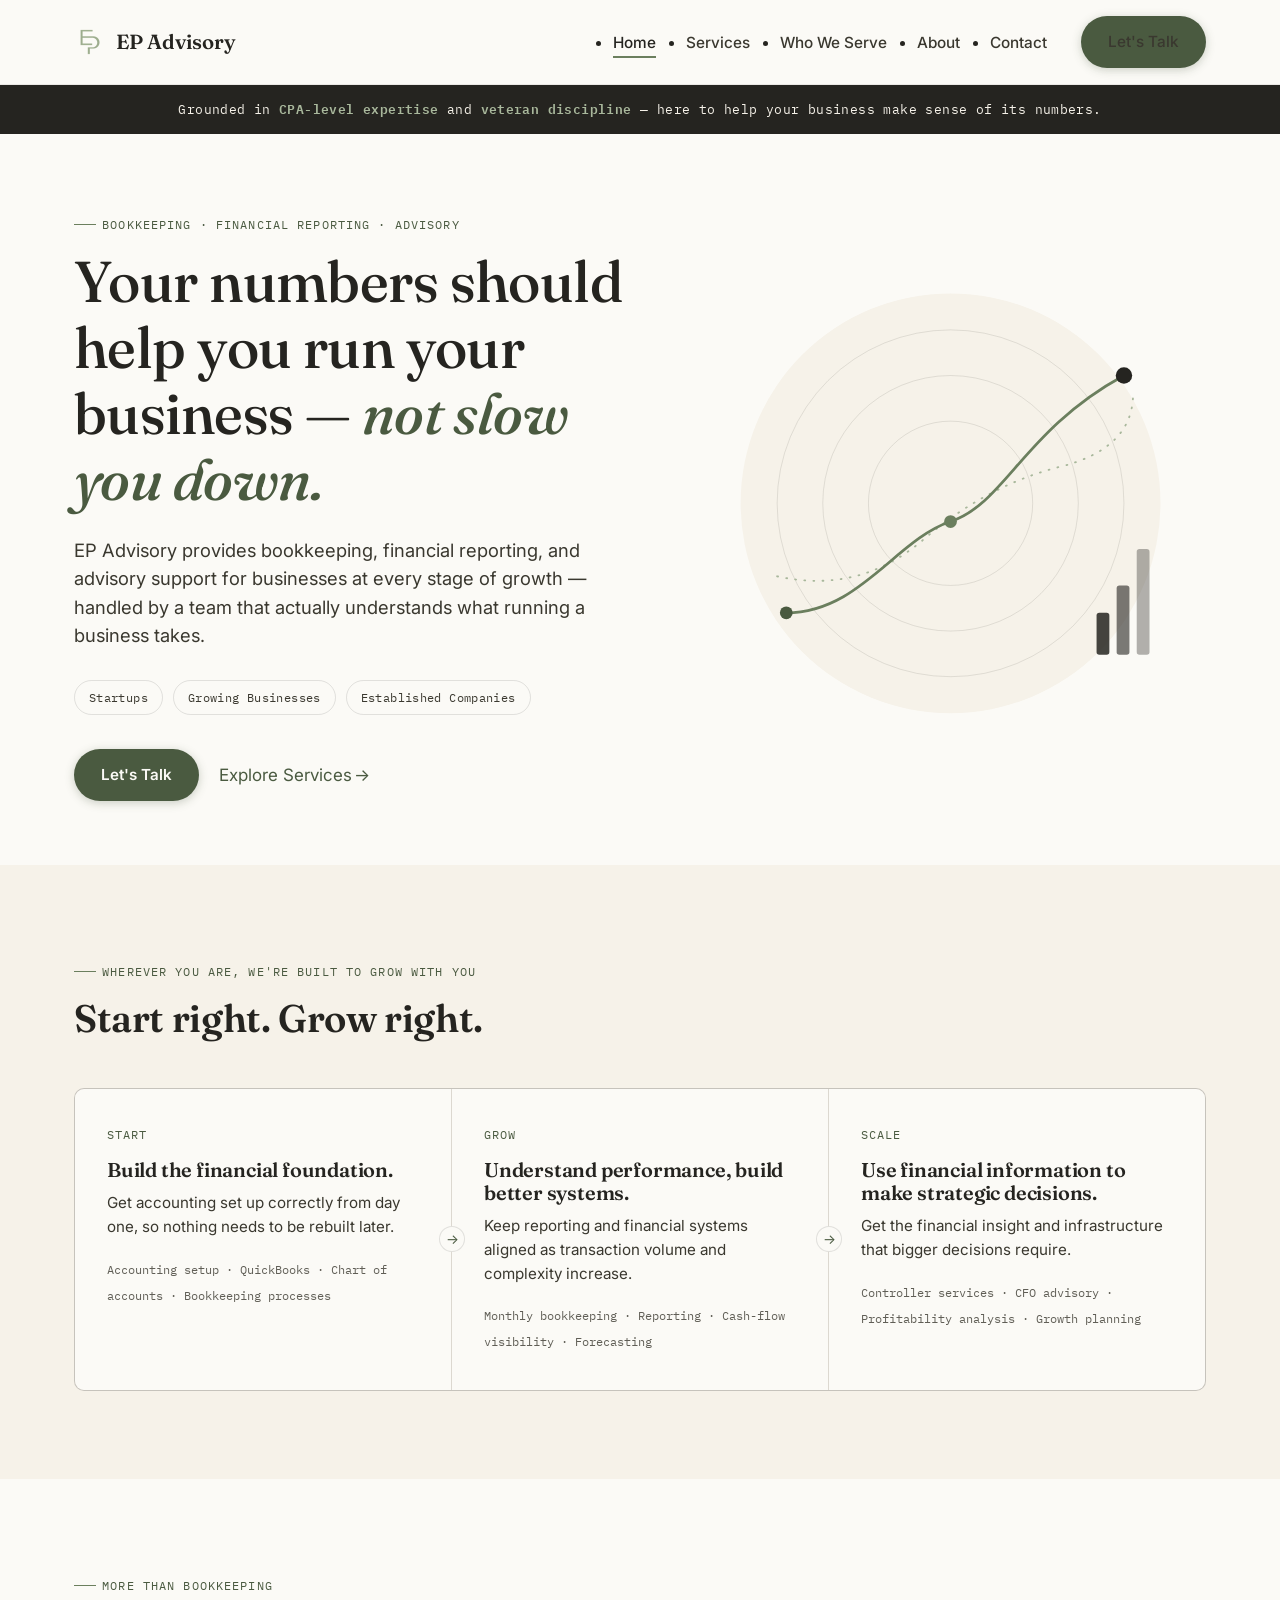
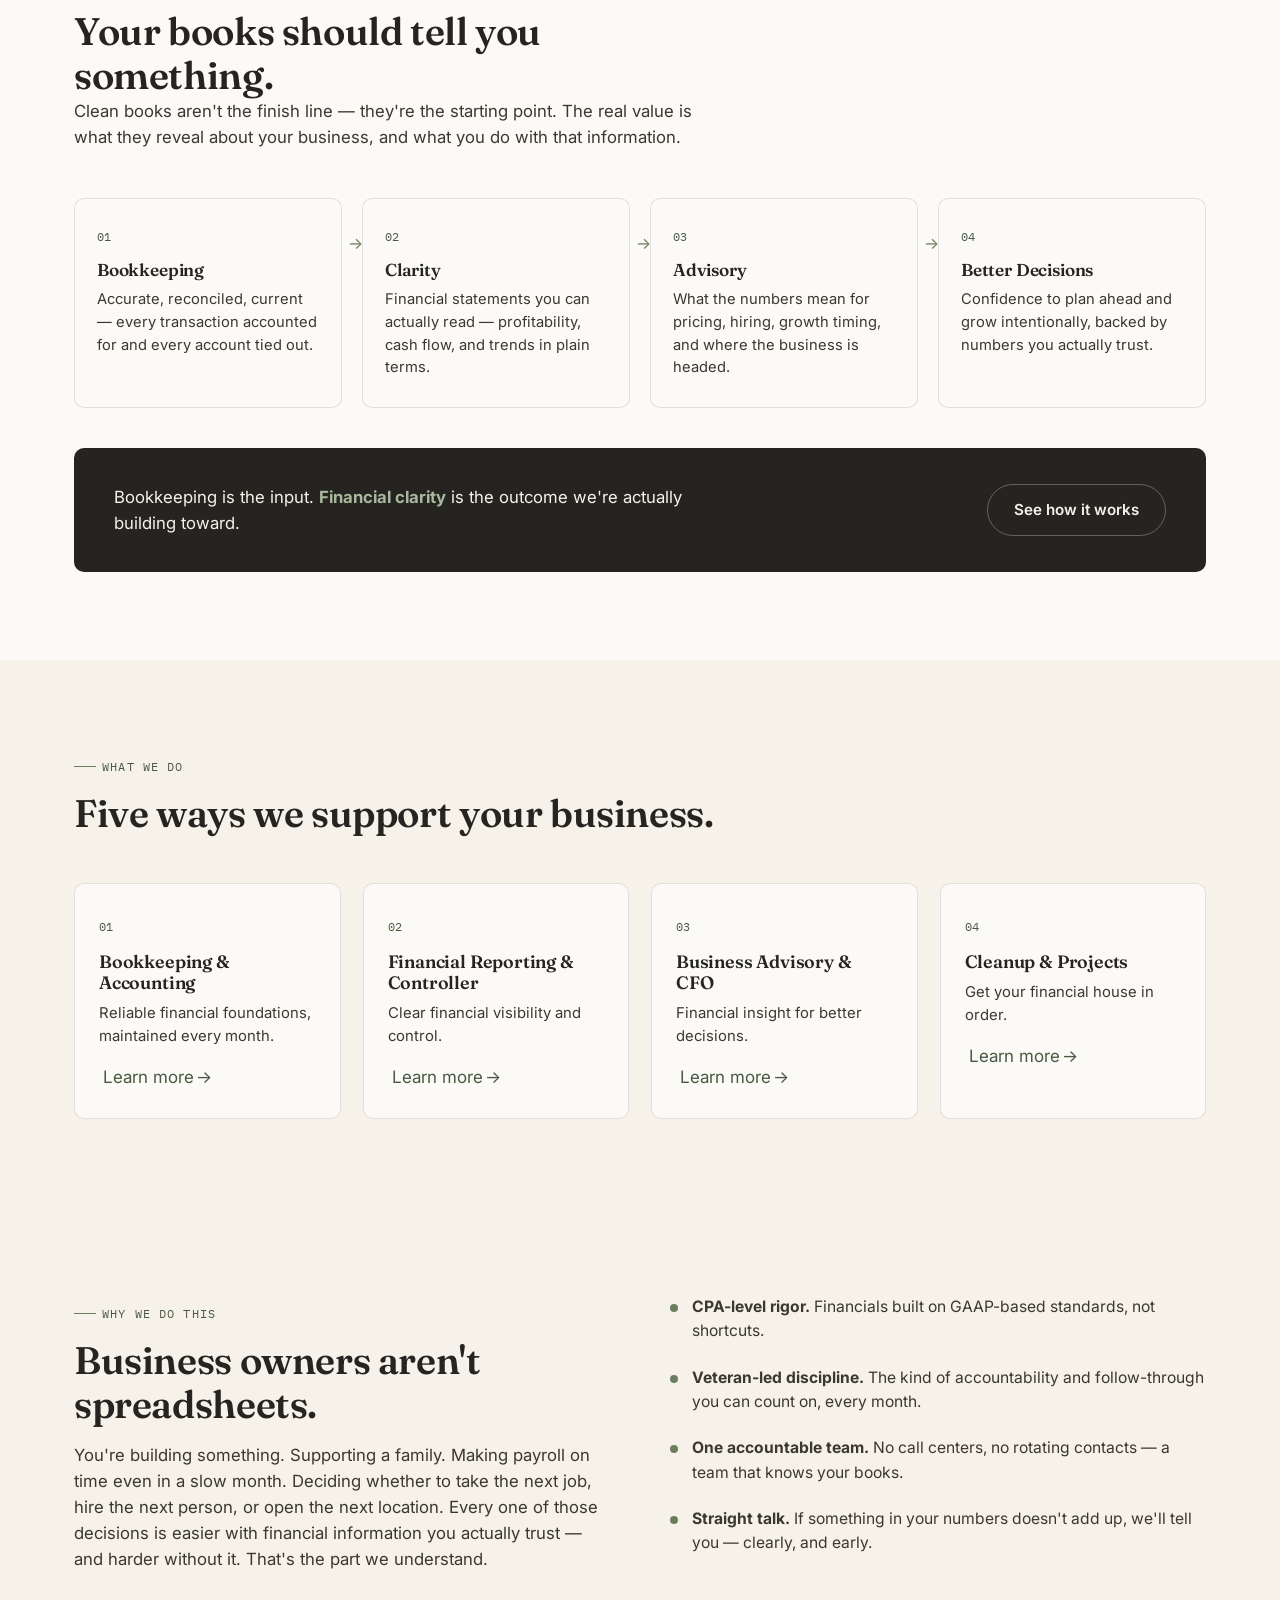
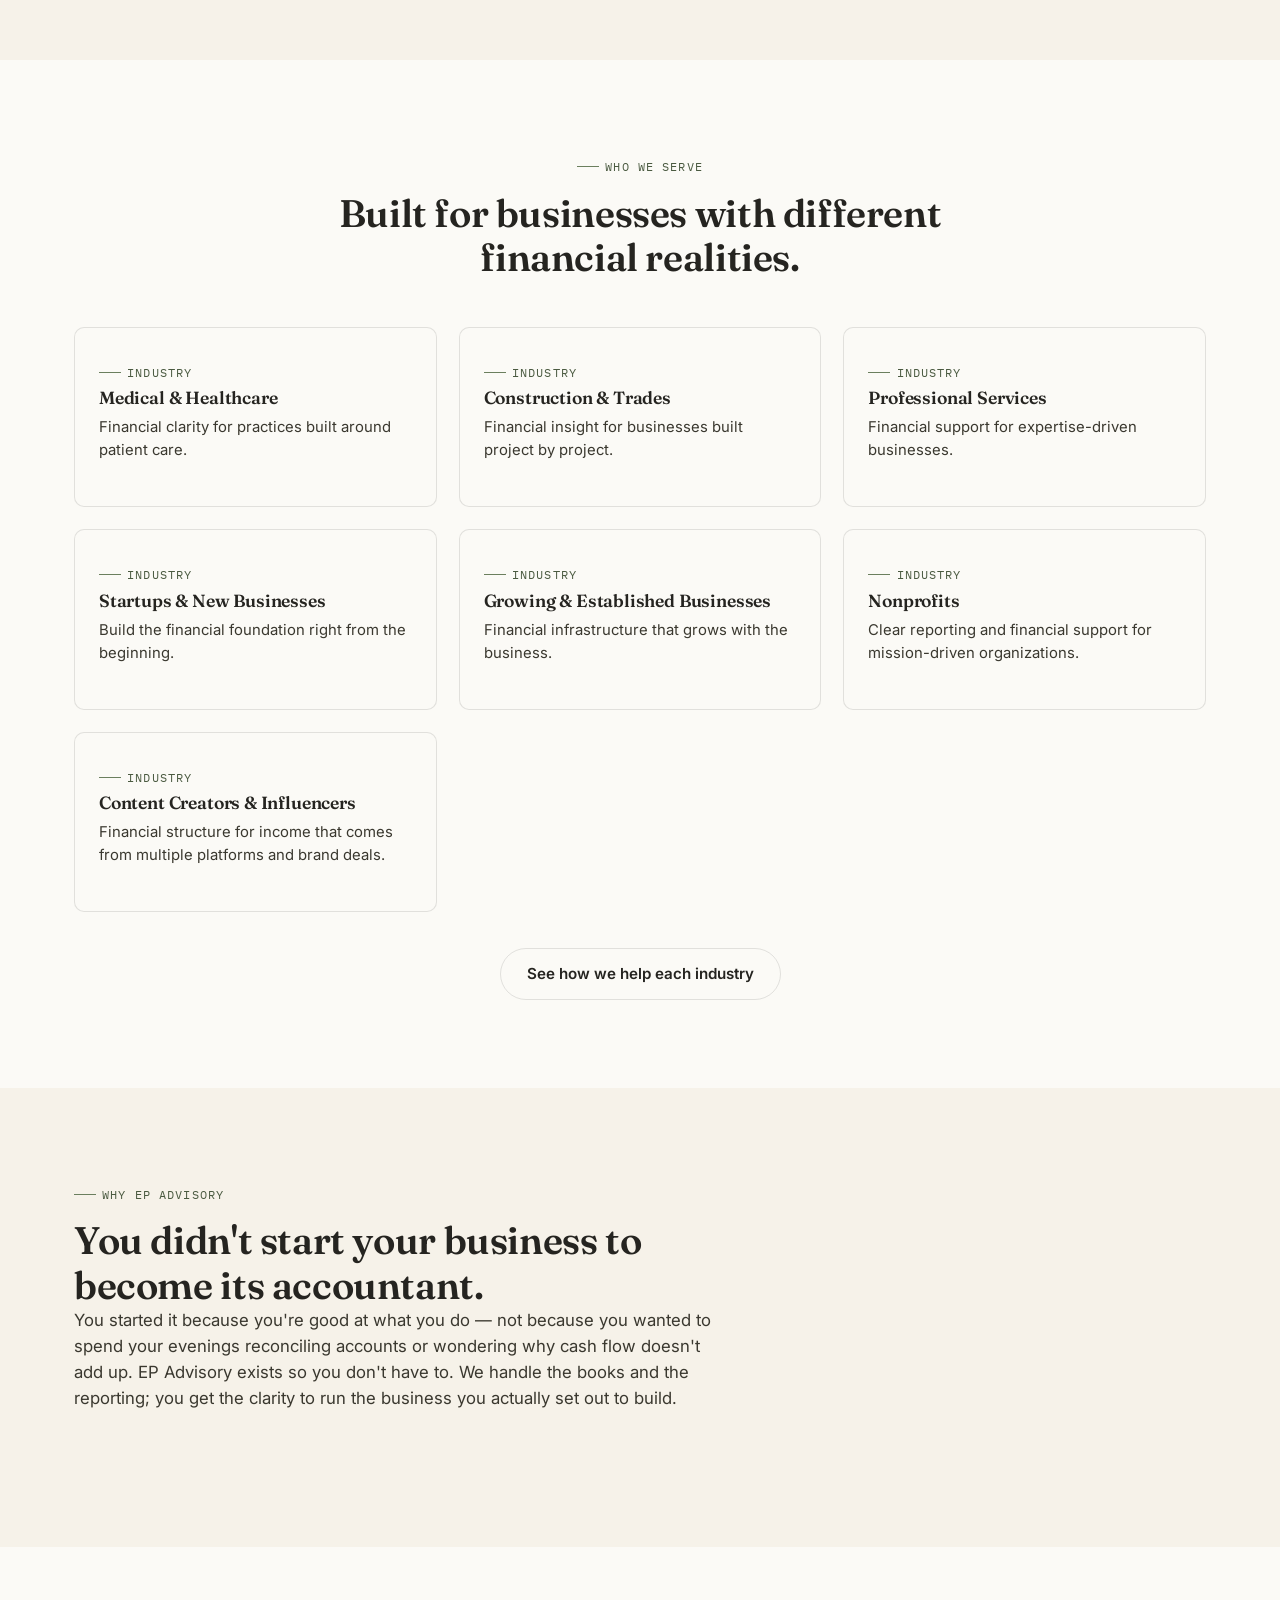
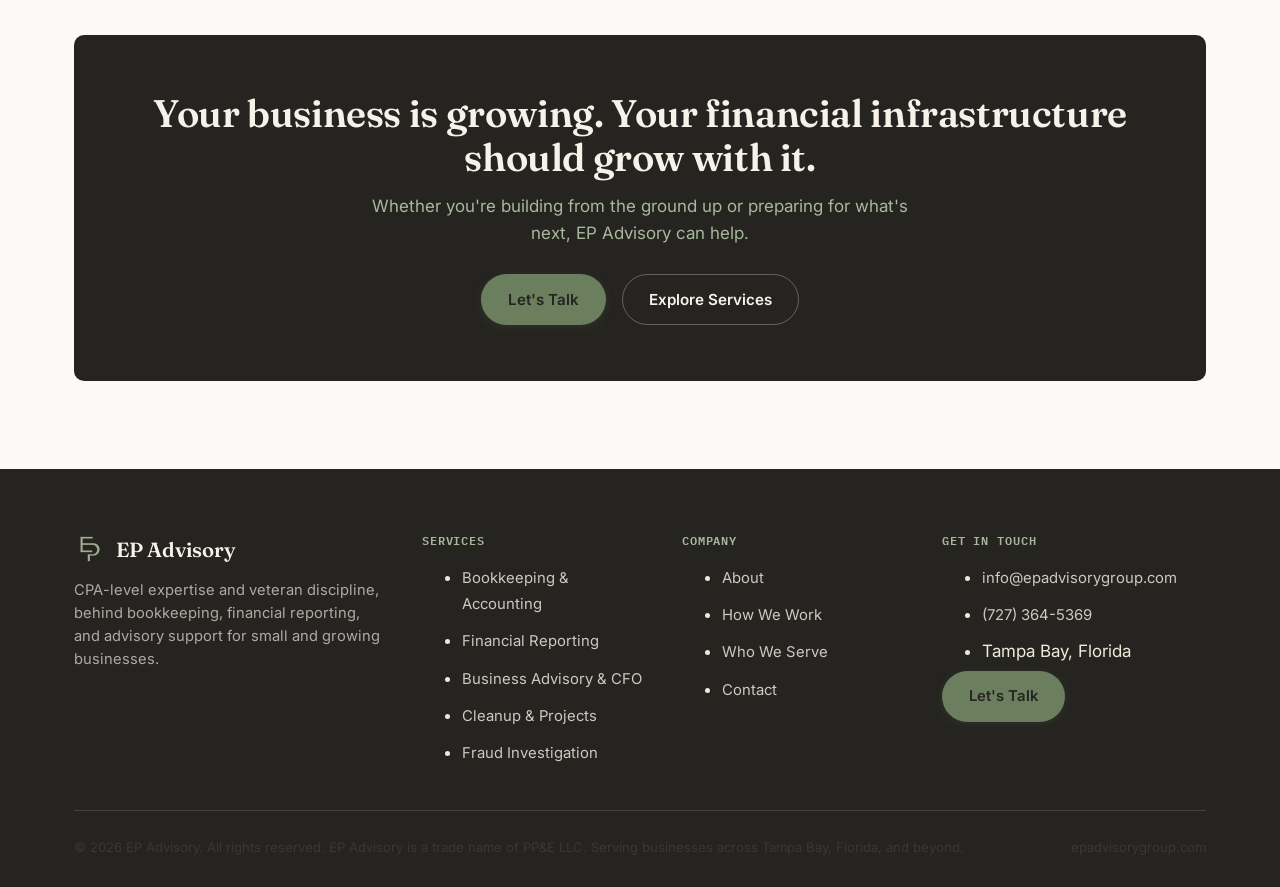
<file: index.html>
<!DOCTYPE html>
<html lang="en">
<head>
<meta charset="UTF-8">
<meta name="viewport" content="width=device-width, initial-scale=1.0">
<title>EP Advisory | Bookkeeping, Financial Reporting &amp; CFO Advisory — Tampa Bay, FL</title>
<meta name="description" content="CPA-level, veteran-led bookkeeping, financial reporting, and advisory support for small and growing businesses. Real financial clarity, from startup to scale. Tampa Bay, FL.">
<link rel="canonical" href="https://epadvisorygroup.com/">

<!-- Favicons -->
<link rel="icon" href="/favicon.ico" sizes="any">
<link rel="icon" href="/favicon-32.png" type="image/png" sizes="32x32">
<link rel="icon" href="/favicon-16.png" type="image/png" sizes="16x16">
<link rel="apple-touch-icon" href="/apple-touch-icon.png">
<meta name="theme-color" content="#252420">

<!-- Open Graph / Twitter -->
<meta property="og:type" content="website">
<meta property="og:title" content="EP Advisory | The Financial Team Behind Your Business">
<meta property="og:description" content="CPA-level, veteran-led bookkeeping, financial reporting, and advisory support for small and growing businesses across Tampa Bay, FL and beyond.">
<meta property="og:url" content="https://epadvisorygroup.com/">
<meta property="og:image" content="https://epadvisorygroup.com/og-image.png">
<meta property="og:image:width" content="1200">
<meta property="og:image:height" content="630">
<meta name="twitter:card" content="summary_large_image">
<meta name="twitter:title" content="EP Advisory | The Financial Team Behind Your Business">
<meta name="twitter:description" content="CPA-level, veteran-led bookkeeping, financial reporting, and advisory support for small and growing businesses.">
<meta name="twitter:image" content="https://epadvisorygroup.com/og-image.png">

<link rel="preconnect" href="https://fonts.googleapis.com">
<link rel="preconnect" href="https://fonts.gstatic.com" crossorigin>
<link href="https://fonts.googleapis.com/css2?family=Fraunces:opsz,wght@9..144,400;9..144,500;9..144,600&family=Inter:wght@400;500;600;700&family=IBM+Plex+Mono:wght@400;500&display=swap" rel="stylesheet">
<link rel="stylesheet" href="styles.css">

<script type="application/ld+json">
{
  "@context": "https://schema.org",
  "@type": "ProfessionalService",
  "name": "EP Advisory",
  "legalName": "PP&E LLC",
  "url": "https://epadvisorygroup.com/",
  "logo": "https://epadvisorygroup.com/logo-mark-512.png",
  "image": "https://epadvisorygroup.com/og-image.png",
  "email": "info@epadvisorygroup.com",
  "areaServed": {
    "@type": "Place",
    "name": "Tampa Bay, Florida"
  },
  "description": "CPA-level, veteran-led bookkeeping, financial reporting, and business advisory services for small and midsize businesses.",
  "makesOffer": [
    { "@type": "Offer", "itemOffered": { "@type": "Service", "name": "Bookkeeping & Accounting" } },
    { "@type": "Offer", "itemOffered": { "@type": "Service", "name": "Financial Reporting & Controller Services" } },
    { "@type": "Offer", "itemOffered": { "@type": "Service", "name": "Business Advisory & CFO Services" } },
    { "@type": "Offer", "itemOffered": { "@type": "Service", "name": "Cleanup & Accounting Projects" } },
    { "@type": "Offer", "itemOffered": { "@type": "Service", "name": "Fraud Investigation Support" } }
  ]
}
</script>
</head>
<body>
<a class="skip-link" href="#main">Skip to main content</a>

<header class="site-header">
  <div class="header-inner">
    <a class="brand" href="index.html" aria-label="EP Advisory home">
      <img class="brand-mark" src="/logo-icon.png" alt="" width="32" height="32">
      EP Advisory
    </a>
    <nav class="main-nav" aria-label="Primary">
      <ul>
        <li><a href="index.html" aria-current="page">Home</a></li>
        <li><a href="services.html">Services</a></li>
        <li><a href="who-we-serve.html">Who We Serve</a></li>
        <li><a href="about.html">About</a></li>
        <li><a href="contact.html">Contact</a></li>
      </ul>
      <a class="btn btn-primary header-cta desktop-only" href="contact.html">Let's Talk</a>
    </nav>
    <button class="nav-toggle" aria-label="Open menu" aria-expanded="false" aria-controls="mobile-drawer">
      <svg viewBox="0 0 24 24" fill="none" stroke="currentColor" stroke-width="2" aria-hidden="true"><line x1="3" y1="6" x2="21" y2="6"/><line x1="3" y1="12" x2="21" y2="12"/><line x1="3" y1="18" x2="21" y2="18"/></svg>
    </button>
  </div>
</header>

<div class="mobile-drawer" id="mobile-drawer">
  <div class="mobile-drawer-top">
    <span class="brand"><img class="brand-mark" src="/logo-icon.png" alt="" width="32" height="32">EP Advisory</span>
    <button class="mobile-close" aria-label="Close menu"><svg viewBox="0 0 24 24" fill="none" stroke="currentColor" stroke-width="2" aria-hidden="true"><line x1="6" y1="6" x2="18" y2="18"/><line x1="6" y1="18" x2="18" y2="6"/></svg></button>
  </div>
  <nav aria-label="Mobile">
    <ul>
      <li><a href="index.html">Home</a></li>
      <li><a href="services.html">Services</a></li>
      <li><a href="who-we-serve.html">Who We Serve</a></li>
      <li><a href="about.html">About</a></li>
      <li><a href="contact.html">Contact</a></li>
    </ul>
  </nav>
  <a class="btn btn-primary" href="contact.html">Let's Talk</a>
</div>

<div class="trust-bar">
  <div class="container">
    <p>Grounded in <strong>CPA-level expertise</strong> and <strong>veteran discipline</strong> — here to help your business make sense of its numbers.</p>
  </div>
</div>

<main id="main">

  <!-- HERO -->
  <section class="hero">
    <div class="container hero-grid">
      <div>
        <span class="eyebrow">Bookkeeping · Financial Reporting · Advisory</span>
        <h1>Your numbers should help you run your business — <em>not slow you down.</em></h1>
        <p class="hero-lede">EP Advisory provides bookkeeping, financial reporting, and advisory support for businesses at every stage of growth — handled by a team that actually understands what running a business takes.</p>
        <div class="hero-tags">
          <span>Startups</span>
          <span>Growing Businesses</span>
          <span>Established Companies</span>
        </div>
        <div class="hero-actions">
          <a class="btn btn-primary" href="contact.html">Let's Talk</a>
          <a class="btn-ghost" href="services.html">Explore Services</a>
        </div>
      </div>
      <div class="hero-visual" aria-hidden="true">
        <svg viewBox="0 0 560 520" xmlns="http://www.w3.org/2000/svg">
          <circle cx="280" cy="260" r="230" fill="var(--cream)"/>
          <g fill="none" stroke="var(--line)" stroke-width="1">
            <circle cx="280" cy="260" r="190"/>
            <circle cx="280" cy="260" r="140"/>
            <circle cx="280" cy="260" r="90"/>
          </g>
          <path d="M 90 340 Q 180 360 250 300 T 400 220 T 480 140" fill="none" stroke="var(--sage-light)" stroke-width="2" stroke-dasharray="1 9" stroke-linecap="round"/>
          <path d="M 100 380 C 180 380 220 300 280 280 C 340 260 360 180 470 120" fill="none" stroke="var(--sage)" stroke-width="3" stroke-linecap="round"/>
          <circle cx="100" cy="380" r="7" fill="var(--sage-dark)"/>
          <circle cx="280" cy="280" r="7" fill="var(--sage)"/>
          <circle cx="470" cy="120" r="9" fill="var(--charcoal)"/>
          <g fill="var(--charcoal)">
            <rect x="440" y="380" width="14" height="46" rx="3" opacity="0.85"/>
            <rect x="462" y="350" width="14" height="76" rx="3" opacity="0.6"/>
            <rect x="484" y="310" width="14" height="116" rx="3" opacity="0.35"/>
          </g>
        </svg>
      </div>
    </div>
  </section>

  <!-- START / GROW / SCALE -->
  <section class="journey-band">
    <div class="container">
      <div class="section-head">
        <span class="eyebrow">Wherever you are, we're built to grow with you</span>
        <h2>Start right. Grow right.</h2>
      </div>
      <div class="journey-grid">
        <div class="journey-card">
          <span class="stage-label">Start</span>
          <h3>Build the financial foundation.</h3>
          <p>Get accounting set up correctly from day one, so nothing needs to be rebuilt later.</p>
          <span class="stage-tags">Accounting setup · QuickBooks · Chart of accounts · Bookkeeping processes</span>
          <span class="stage-arrow" aria-hidden="true">→</span>
        </div>
        <div class="journey-card">
          <span class="stage-label">Grow</span>
          <h3>Understand performance, build better systems.</h3>
          <p>Keep reporting and financial systems aligned as transaction volume and complexity increase.</p>
          <span class="stage-tags">Monthly bookkeeping · Reporting · Cash-flow visibility · Forecasting</span>
          <span class="stage-arrow" aria-hidden="true">→</span>
        </div>
        <div class="journey-card">
          <span class="stage-label">Scale</span>
          <h3>Use financial information to make strategic decisions.</h3>
          <p>Get the financial insight and infrastructure that bigger decisions require.</p>
          <span class="stage-tags">Controller services · CFO advisory · Profitability analysis · Growth planning</span>
        </div>
      </div>
    </div>
  </section>

  <!-- YOUR BOOKS SHOULD TELL YOU SOMETHING -->
  <section class="clarity-section">
    <div class="container">
      <div class="section-head">
        <span class="eyebrow">More than bookkeeping</span>
        <h2>Your books should tell you something.</h2>
        <p>Clean books aren't the finish line — they're the starting point. The real value is what they reveal about your business, and what you do with that information.</p>
      </div>
      <div class="clarity-flow">
        <div class="clarity-step">
          <span class="step-index">01</span>
          <h3>Bookkeeping</h3>
          <p>Accurate, reconciled, current — every transaction accounted for and every account tied out.</p>
        </div>
        <div class="clarity-step">
          <span class="step-index">02</span>
          <h3>Clarity</h3>
          <p>Financial statements you can actually read — profitability, cash flow, and trends in plain terms.</p>
        </div>
        <div class="clarity-step">
          <span class="step-index">03</span>
          <h3>Advisory</h3>
          <p>What the numbers mean for pricing, hiring, growth timing, and where the business is headed.</p>
        </div>
        <div class="clarity-step">
          <span class="step-index">04</span>
          <h3>Better Decisions</h3>
          <p>Confidence to plan ahead and grow intentionally, backed by numbers you actually trust.</p>
        </div>
      </div>
      <div class="clarity-outcome">
        <p>Bookkeeping is the input. <strong>Financial clarity</strong> is the outcome we're actually building toward.</p>
        <a class="btn btn-secondary" href="services.html" style="border-color: rgba(246,242,233,0.3); color: var(--cream);">See how it works</a>
      </div>
    </div>
  </section>

  <!-- SERVICES TEASER -->
  <section class="services-band" style="background: var(--cream);">
    <div class="container">
      <div class="section-head">
        <span class="eyebrow">What we do</span>
        <h2>Five ways we support your business.</h2>
      </div>
      <div class="services-grid">
        <div class="service-card">
          <span class="num">01</span>
          <h3>Bookkeeping &amp; Accounting</h3>
          <p>Reliable financial foundations, maintained every month.</p>
          <a class="btn-ghost" href="services.html#bookkeeping">Learn more</a>
        </div>
        <div class="service-card">
          <span class="num">02</span>
          <h3>Financial Reporting &amp; Controller</h3>
          <p>Clear financial visibility and control.</p>
          <a class="btn-ghost" href="services.html#reporting">Learn more</a>
        </div>
        <div class="service-card">
          <span class="num">03</span>
          <h3>Business Advisory &amp; CFO</h3>
          <p>Financial insight for better decisions.</p>
          <a class="btn-ghost" href="services.html#advisory">Learn more</a>
        </div>
        <div class="service-card">
          <span class="num">04</span>
          <h3>Cleanup &amp; Projects</h3>
          <p>Get your financial house in order.</p>
          <a class="btn-ghost" href="services.html#cleanup">Learn more</a>
        </div>
      </div>
    </div>
  </section>

  <!-- HUMAN POSITIONING -->
  <section class="human-section">
    <div class="container human-grid">
      <div>
        <span class="eyebrow">Why we do this</span>
        <h2>Business owners aren't spreadsheets.</h2>
        <p style="margin-top: 16px; font-size: 1.05rem;">You're building something. Supporting a family. Making payroll on time even in a slow month. Deciding whether to take the next job, hire the next person, or open the next location. Every one of those decisions is easier with financial information you actually trust — and harder without it. That's the part we understand.</p>
      </div>
      <ul class="human-list">
        <li><span class="dot" aria-hidden="true"></span><p><strong>CPA-level rigor.</strong> Financials built on GAAP-based standards, not shortcuts.</p></li>
        <li><span class="dot" aria-hidden="true"></span><p><strong>Veteran-led discipline.</strong> The kind of accountability and follow-through you can count on, every month.</p></li>
        <li><span class="dot" aria-hidden="true"></span><p><strong>One accountable team.</strong> No call centers, no rotating contacts — a team that knows your books.</p></li>
        <li><span class="dot" aria-hidden="true"></span><p><strong>Straight talk.</strong> If something in your numbers doesn't add up, we'll tell you — clearly, and early.</p></li>
      </ul>
    </div>
  </section>

  <!-- WHO WE SERVE -->
  <section>
    <div class="container">
      <div class="section-head center">
        <span class="eyebrow">Who we serve</span>
        <h2>Built for businesses with different financial realities.</h2>
      </div>
      <div class="industry-grid">
        <div class="industry-card"><span class="eyebrow" style="margin-bottom:6px;">Industry</span><h3>Medical &amp; Healthcare</h3><p>Financial clarity for practices built around patient care.</p></div>
        <div class="industry-card"><span class="eyebrow" style="margin-bottom:6px;">Industry</span><h3>Construction &amp; Trades</h3><p>Financial insight for businesses built project by project.</p></div>
        <div class="industry-card"><span class="eyebrow" style="margin-bottom:6px;">Industry</span><h3>Professional Services</h3><p>Financial support for expertise-driven businesses.</p></div>
        <div class="industry-card"><span class="eyebrow" style="margin-bottom:6px;">Industry</span><h3>Startups &amp; New Businesses</h3><p>Build the financial foundation right from the beginning.</p></div>
        <div class="industry-card"><span class="eyebrow" style="margin-bottom:6px;">Industry</span><h3>Growing &amp; Established Businesses</h3><p>Financial infrastructure that grows with the business.</p></div>
        <div class="industry-card"><span class="eyebrow" style="margin-bottom:6px;">Industry</span><h3>Nonprofits</h3><p>Clear reporting and financial support for mission-driven organizations.</p></div>
        <div class="industry-card"><span class="eyebrow" style="margin-bottom:6px;">Industry</span><h3>Content Creators &amp; Influencers</h3><p>Financial structure for income that comes from multiple platforms and brand deals.</p></div>
      </div>
      <div class="text-center" style="margin-top: 36px;">
        <a class="btn btn-secondary" href="who-we-serve.html">See how we help each industry</a>
      </div>
    </div>
  </section>

  <!-- WHY EP -->
  <section style="background: var(--cream);">
    <div class="container">
      <div class="section-head">
        <span class="eyebrow">Why EP Advisory</span>
        <h2>You didn't start your business to become its accountant.</h2>
        <p>You started it because you're good at what you do — not because you wanted to spend your evenings reconciling accounts or wondering why cash flow doesn't add up. EP Advisory exists so you don't have to. We handle the books and the reporting; you get the clarity to run the business you actually set out to build.</p>
      </div>
    </div>
  </section>

  <!-- FINAL CTA -->
  <section>
    <div class="container">
      <div class="cta-band">
        <h2>Your business is growing. Your financial infrastructure should grow with it.</h2>
        <p>Whether you're building from the ground up or preparing for what's next, EP Advisory can help.</p>
        <div class="cta-actions">
          <a class="btn btn-primary" href="contact.html">Let's Talk</a>
          <a class="btn btn-secondary" href="services.html">Explore Services</a>
        </div>
      </div>
    </div>
  </section>

</main>

<footer class="site-footer">
  <div class="container">
    <div class="footer-top">
      <div class="footer-brand">
        <span class="brand"><img class="brand-mark" src="/logo-icon.png" alt="" width="32" height="32">EP Advisory</span>
        <p>CPA-level expertise and veteran discipline, behind bookkeeping, financial reporting, and advisory support for small and growing businesses.</p>
      </div>
      <div class="footer-col">
        <h4>Services</h4>
        <ul>
          <li><a href="services.html#bookkeeping">Bookkeeping &amp; Accounting</a></li>
          <li><a href="services.html#reporting">Financial Reporting</a></li>
          <li><a href="services.html#advisory">Business Advisory &amp; CFO</a></li>
          <li><a href="services.html#cleanup">Cleanup &amp; Projects</a></li>
          <li><a href="services.html#fraud">Fraud Investigation</a></li>
        </ul>
      </div>
      <div class="footer-col">
        <h4>Company</h4>
        <ul>
          <li><a href="about.html">About</a></li>
          <li><a href="how-we-work.html">How We Work</a></li>
          <li><a href="who-we-serve.html">Who We Serve</a></li>
          <li><a href="contact.html">Contact</a></li>
        </ul>
      </div>
      <div class="footer-col">
        <h4>Get in Touch</h4>
        <ul>
          <li><a href="mailto:info@epadvisorygroup.com">info@epadvisorygroup.com</a></li>
          <li><a href="tel:+17273645369">(727) 364-5369</a></li>
          <li>Tampa Bay, Florida</li>
        </ul>
        <a class="btn btn-primary" href="contact.html">Let's Talk</a>
      </div>
    </div>
    <div class="footer-bottom">
      <p>&copy; 2026 EP Advisory. All rights reserved. EP Advisory is a trade name of PP&amp;E LLC. Serving businesses across Tampa Bay, Florida, and beyond.</p>
      <p>epadvisorygroup.com</p>
    </div>
  </div>
</footer>

<script src="script.js"></script>
</body>
</html>
</file>
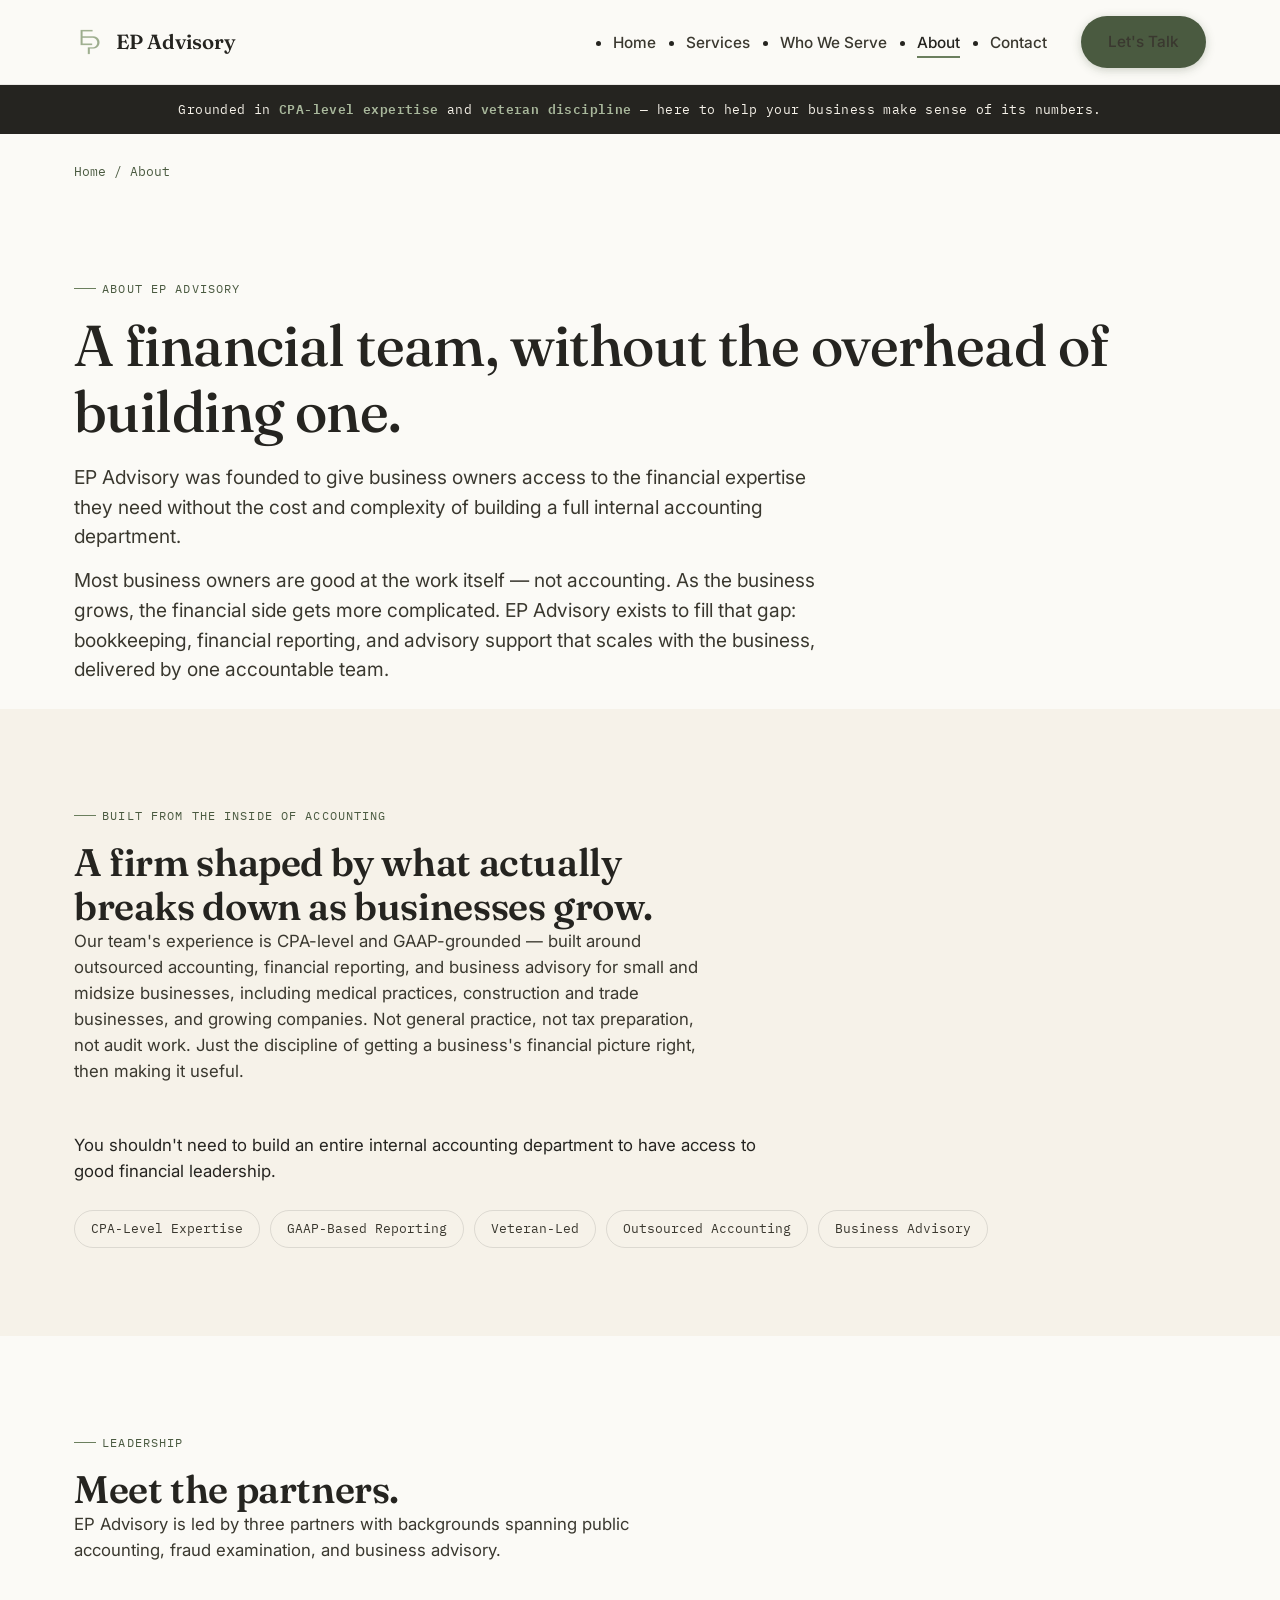
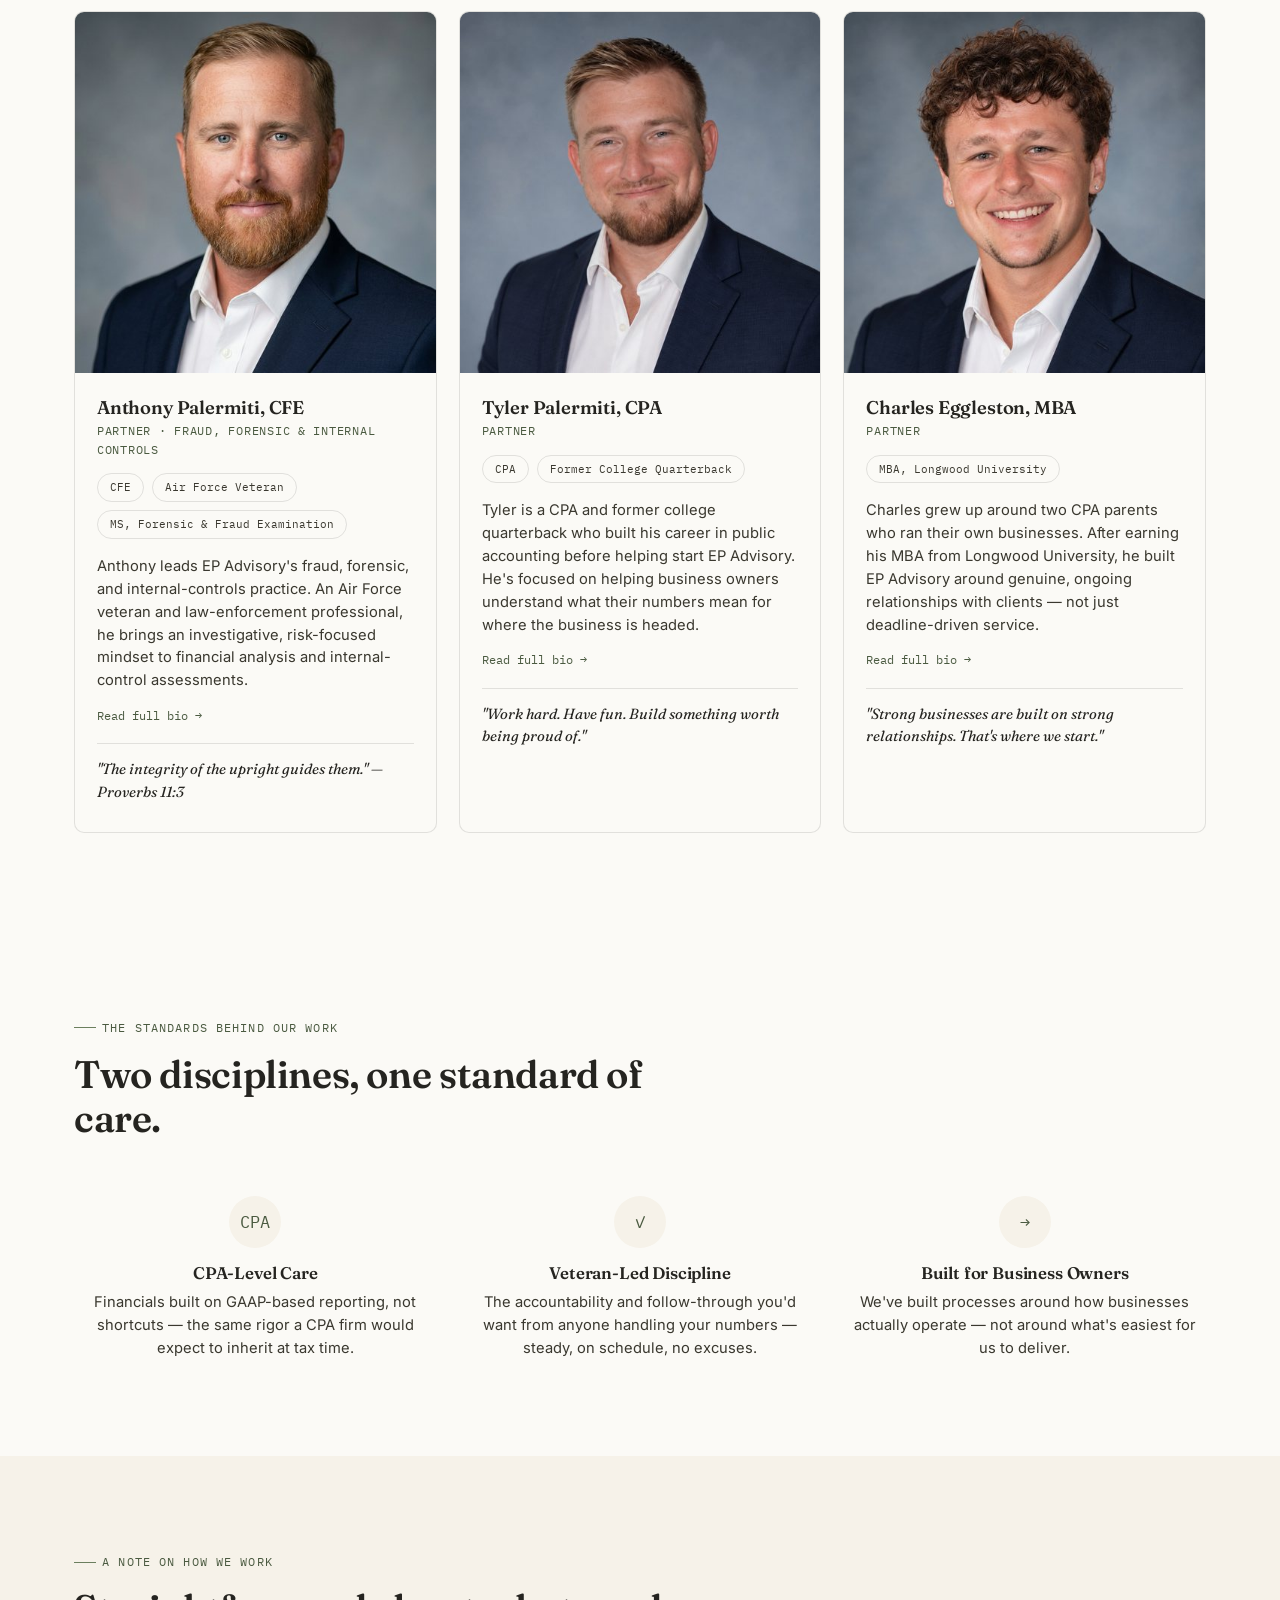
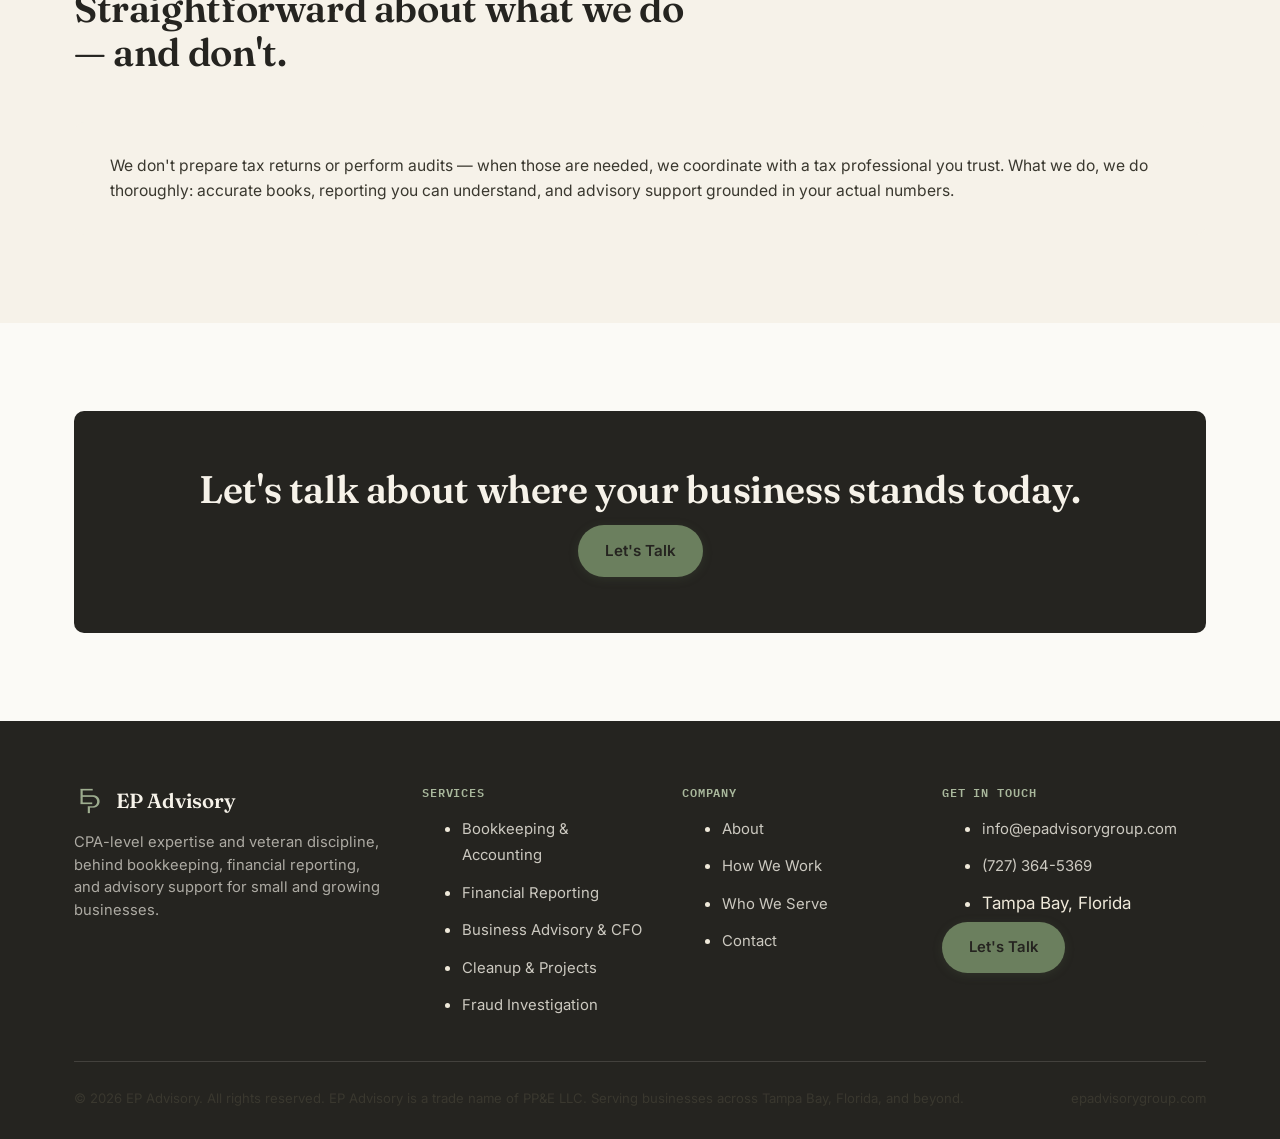
<file: about.html>
<!DOCTYPE html>
<html lang="en">
<head>
<meta charset="UTF-8">
<meta name="viewport" content="width=device-width, initial-scale=1.0">
<title>About | A CPA-Level, Veteran-Led Financial Team | EP Advisory</title>
<meta name="description" content="EP Advisory brings CPA-level expertise and veteran-led discipline to give business owners access to the financial guidance they need without the cost of an internal accounting department.">
<link rel="canonical" href="https://epadvisorygroup.com/about.html">

<link rel="icon" href="/favicon.ico" sizes="any">
<link rel="icon" href="/favicon-32.png" type="image/png" sizes="32x32">
<link rel="apple-touch-icon" href="/apple-touch-icon.png">
<meta name="theme-color" content="#252420">

<meta property="og:type" content="website">
<meta property="og:title" content="About | EP Advisory">
<meta property="og:description" content="CPA-level expertise, veteran-led discipline. Outsourced accounting, financial reporting, and advisory — built to give business owners a financial team without the overhead.">
<meta property="og:url" content="https://epadvisorygroup.com/about.html">
<meta property="og:image" content="https://epadvisorygroup.com/og-image.png">
<meta name="twitter:card" content="summary_large_image">

<link rel="preconnect" href="https://fonts.googleapis.com">
<link rel="preconnect" href="https://fonts.gstatic.com" crossorigin>
<link href="https://fonts.googleapis.com/css2?family=Fraunces:opsz,wght@9..144,400;9..144,500;9..144,600&family=Inter:wght@400;500;600;700&family=IBM+Plex+Mono:wght@400;500&display=swap" rel="stylesheet">
<link rel="stylesheet" href="styles.css">

<script type="application/ld+json">
{
  "@context": "https://schema.org",
  "@type": "BreadcrumbList",
  "itemListElement": [
    {"@type":"ListItem","position":1,"name":"Home","item":"https://epadvisorygroup.com/"},
    {"@type":"ListItem","position":2,"name":"About","item":"https://epadvisorygroup.com/about.html"}
  ]
}
</script>
</head>
<body>
<a class="skip-link" href="#main">Skip to main content</a>

<header class="site-header">
  <div class="header-inner">
    <a class="brand" href="index.html" aria-label="EP Advisory home">
      <img class="brand-mark" src="/logo-icon.png" alt="" width="32" height="32">
      EP Advisory
    </a>
    <nav class="main-nav" aria-label="Primary">
      <ul>
        <li><a href="index.html">Home</a></li>
        <li><a href="services.html">Services</a></li>
        <li><a href="who-we-serve.html">Who We Serve</a></li>
        <li><a href="about.html" aria-current="page">About</a></li>
        <li><a href="contact.html">Contact</a></li>
      </ul>
      <a class="btn btn-primary header-cta desktop-only" href="contact.html">Let's Talk</a>
    </nav>
    <button class="nav-toggle" aria-label="Open menu" aria-expanded="false" aria-controls="mobile-drawer">
      <svg viewBox="0 0 24 24" fill="none" stroke="currentColor" stroke-width="2" aria-hidden="true"><line x1="3" y1="6" x2="21" y2="6"/><line x1="3" y1="12" x2="21" y2="12"/><line x1="3" y1="18" x2="21" y2="18"/></svg>
    </button>
  </div>
</header>

<div class="mobile-drawer" id="mobile-drawer">
  <div class="mobile-drawer-top">
    <span class="brand"><img class="brand-mark" src="/logo-icon.png" alt="" width="32" height="32">EP Advisory</span>
    <button class="mobile-close" aria-label="Close menu"><svg viewBox="0 0 24 24" fill="none" stroke="currentColor" stroke-width="2" aria-hidden="true"><line x1="6" y1="6" x2="18" y2="18"/><line x1="6" y1="18" x2="18" y2="6"/></svg></button>
  </div>
  <nav aria-label="Mobile">
    <ul>
      <li><a href="index.html">Home</a></li>
      <li><a href="services.html">Services</a></li>
      <li><a href="who-we-serve.html">Who We Serve</a></li>
      <li><a href="about.html">About</a></li>
      <li><a href="contact.html">Contact</a></li>
    </ul>
  </nav>
  <a class="btn btn-primary" href="contact.html">Let's Talk</a>
</div>

<div class="trust-bar">
  <div class="container">
    <p>Grounded in <strong>CPA-level expertise</strong> and <strong>veteran discipline</strong> — here to help your business make sense of its numbers.</p>
  </div>
</div>

<main id="main">
  <div class="container breadcrumb"><a href="index.html">Home</a> / About</div>

  <section style="padding-bottom: 24px;">
    <div class="container">
      <span class="eyebrow">About EP Advisory</span>
      <h1>A financial team, without the overhead of building one.</h1>
      <p class="about-lede" style="margin-top:18px;">EP Advisory was founded to give business owners access to the financial expertise they need without the cost and complexity of building a full internal accounting department.</p>
      <p class="about-lede" style="margin-top:14px;">Most business owners are good at the work itself — not accounting. As the business grows, the financial side gets more complicated. EP Advisory exists to fill that gap: bookkeeping, financial reporting, and advisory support that scales with the business, delivered by one accountable team.</p>
    </div>
  </section>

  <section style="background: var(--cream);">
    <div class="container">
      <div class="section-head">
        <span class="eyebrow">Built from the inside of accounting</span>
        <h2>A firm shaped by what actually breaks down as businesses grow.</h2>
        <p>Our team's experience is CPA-level and GAAP-grounded — built around outsourced accounting, financial reporting, and business advisory for small and midsize businesses, including medical practices, construction and trade businesses, and growing companies. Not general practice, not tax preparation, not audit work. Just the discipline of getting a business's financial picture right, then making it useful.</p>
      </div>
      <p style="max-width: 62ch; font-size: 1.05rem; color: var(--charcoal);">You shouldn't need to build an entire internal accounting department to have access to good financial leadership.</p>
      <div class="credential-tags">
        <span>CPA-Level Expertise</span>
        <span>GAAP-Based Reporting</span>
        <span>Veteran-Led</span>
        <span>Outsourced Accounting</span>
        <span>Business Advisory</span>
      </div>
    </div>
  </section>

  <section>
    <div class="container">
      <div class="section-head">
        <span class="eyebrow">Leadership</span>
        <h2>Meet the partners.</h2>
        <p>EP Advisory is led by three partners with backgrounds spanning public accounting, fraud examination, and business advisory.</p>
      </div>
      <div class="partners-grid">

        <div class="partner-card">
          <img class="partner-photo" src="/anthony-palermiti.jpg" alt="Anthony Palermiti, CFE, Partner at EP Advisory">
          <div class="partner-body">
            <h3>Anthony Palermiti, CFE</h3>
            <span class="partner-role">Partner · Fraud, Forensic &amp; Internal Controls</span>
            <div class="partner-tags">
              <span>CFE</span>
              <span>Air Force Veteran</span>
              <span>MS, Forensic &amp; Fraud Examination</span>
            </div>
            <div class="partner-bio-short">
              <p>Anthony leads EP Advisory's fraud, forensic, and internal-controls practice. An Air Force veteran and law-enforcement professional, he brings an investigative, risk-focused mindset to financial analysis and internal-control assessments.</p>
            </div>
            <div class="partner-bio-full">
              <p>Anthony Palermiti is a founder of EP Advisory and leads the firm's fraud, forensic, and internal-controls practice. He is an Air Force veteran and law-enforcement professional with a degree in Finance, a Master of Science in Forensic and Fraud Examination from West Virginia University, and the Certified Fraud Examiner (CFE) credential.</p>
              <p>At EP Advisory, Anthony brings an investigative and risk-focused mindset to financial analysis, fraud awareness, internal-control assessments, and the future development of the firm's fraud-examination services. He is committed to helping business owners strengthen financial processes, identify potential risk, and protect what they have worked to build.</p>
              <p>Anthony is also a husband and father of two boys. He is building EP Advisory around the values of service, integrity, disciplined work, and clear decision-making.</p>
            </div>
            <button class="partner-toggle" type="button" data-state="closed">Read full bio →</button>
            <p class="partner-quote">"The integrity of the upright guides them." — Proverbs 11:3</p>
          </div>
        </div>

        <div class="partner-card">
          <img class="partner-photo" src="/tyler-palermiti.jpg" alt="Tyler Palermiti, CPA, Partner at EP Advisory">
          <div class="partner-body">
            <h3>Tyler Palermiti, CPA</h3>
            <span class="partner-role">Partner</span>
            <div class="partner-tags">
              <span>CPA</span>
              <span>Former College Quarterback</span>
            </div>
            <div class="partner-bio-short">
              <p>Tyler is a CPA and former college quarterback who built his career in public accounting before helping start EP Advisory. He's focused on helping business owners understand what their numbers mean for where the business is headed.</p>
            </div>
            <div class="partner-bio-full">
              <p>Tyler Palermiti is a CPA, entrepreneur, former college quarterback, and Partner at EP Advisory.</p>
              <p>His path to accounting started with a strong foundation in both business and athletics. Tyler earned his degree from McDaniel College, where he played quarterback for the football team. Being a college athlete taught him discipline, leadership, accountability, and the importance of working toward a common goal — lessons that continue to influence how he approaches business and relationships today.</p>
              <p>After college, Tyler built his career in public accounting, gaining experience in outsourced accounting, financial reporting, client advisory, audits, and working directly with business owners. He went on to become a Certified Public Accountant and developed a particular interest in helping businesses understand not just their financial statements, but what those numbers actually mean for the future of their business.</p>
              <p>That experience eventually led him to help build EP Advisory. He wanted to create a firm that felt different from the traditional accounting experience — more personal, more accessible, and more involved.</p>
              <p>Outside of work, Tyler enjoys staying active, following sports, traveling, meeting new people, and having a good time with friends and family. He takes his work seriously, but doesn't believe business has to be stuffy or overly formal.</p>
              <p>At the end of the day, he's an entrepreneur who happens to be a CPA — someone who enjoys building relationships, solving problems, competing, and helping people build something they're proud of.</p>
            </div>
            <button class="partner-toggle" type="button" data-state="closed">Read full bio →</button>
            <p class="partner-quote">"Work hard. Have fun. Build something worth being proud of."</p>
          </div>
        </div>

        <div class="partner-card">
          <img class="partner-photo" src="/charles-eggleston.jpg" alt="Charles Eggleston, MBA, Partner at EP Advisory">
          <div class="partner-body">
            <h3>Charles Eggleston, MBA</h3>
            <span class="partner-role">Partner</span>
            <div class="partner-tags">
              <span>MBA, Longwood University</span>
            </div>
            <div class="partner-bio-short">
              <p>Charles grew up around two CPA parents who ran their own businesses. After earning his MBA from Longwood University, he built EP Advisory around genuine, ongoing relationships with clients — not just deadline-driven service.</p>
            </div>
            <div class="partner-bio-full">
              <p>Charles Eggleston is a Partner at EP Advisory, and in a lot of ways, accounting and entrepreneurship have always been part of his life.</p>
              <p>He grew up in Virginia with two parents who are both CPAs and business owners. From an early age, Charles had a front-row seat to what it takes to build and run a business — the long hours, the relationships, the challenges, and the pride that comes with creating something of your own.</p>
              <p>He attended Longwood University, where he earned his undergraduate degree in 2022 and his MBA in 2024. As he began his career in accounting, he quickly realized that what interested him most went beyond the numbers — he genuinely enjoys building relationships, learning how businesses operate, and helping owners find ways to improve, grow, and make better decisions.</p>
              <p>That passion is a big part of why he helped build EP Advisory. He wanted to create a firm where clients feel like they have a partner in their corner — not just someone they hear from when a deadline is approaching.</p>
              <p>Outside of work, Charles enjoys staying active, working out, meeting new people, and giving back to his community. Relationships have always been important to him, whether they're with friends, clients, or people in the community.</p>
            </div>
            <button class="partner-toggle" type="button" data-state="closed">Read full bio →</button>
            <p class="partner-quote">"Strong businesses are built on strong relationships. That's where we start."</p>
          </div>
        </div>

      </div>
    </div>
  </section>

  <section>
    <div class="container">
      <div class="section-head">
        <span class="eyebrow">The standards behind our work</span>
        <h2>Two disciplines, one standard of care.</h2>
      </div>
      <div class="pillars-grid">
        <div class="pillar-card">
          <div class="pillar-icon" aria-hidden="true">CPA</div>
          <h3>CPA-Level Care</h3>
          <p>Financials built on GAAP-based reporting, not shortcuts — the same rigor a CPA firm would expect to inherit at tax time.</p>
        </div>
        <div class="pillar-card">
          <div class="pillar-icon" aria-hidden="true">✓</div>
          <h3>Veteran-Led Discipline</h3>
          <p>The accountability and follow-through you'd want from anyone handling your numbers — steady, on schedule, no excuses.</p>
        </div>
        <div class="pillar-card">
          <div class="pillar-icon" aria-hidden="true">→</div>
          <h3>Built for Business Owners</h3>
          <p>We've built processes around how businesses actually operate — not around what's easiest for us to deliver.</p>
        </div>
      </div>
    </div>
  </section>

  <section style="background: var(--cream);">
    <div class="container">
      <div class="section-head">
        <span class="eyebrow">A note on how we work</span>
        <h2>Straightforward about what we do — and don't.</h2>
      </div>
      <div class="disclosure-box">
        <p>We don't prepare tax returns or perform audits — when those are needed, we coordinate with a tax professional you trust. What we do, we do thoroughly: accurate books, reporting you can understand, and advisory support grounded in your actual numbers.</p>
      </div>
    </div>
  </section>

  <section>
    <div class="container">
      <div class="cta-band">
        <h2>Let's talk about where your business stands today.</h2>
        <div class="cta-actions">
          <a class="btn btn-primary" href="contact.html">Let's Talk</a>
        </div>
      </div>
    </div>
  </section>
</main>

<footer class="site-footer">
  <div class="container">
    <div class="footer-top">
      <div class="footer-brand">
        <span class="brand"><img class="brand-mark" src="/logo-icon.png" alt="" width="32" height="32">EP Advisory</span>
        <p>CPA-level expertise and veteran discipline, behind bookkeeping, financial reporting, and advisory support for small and growing businesses.</p>
      </div>
      <div class="footer-col">
        <h4>Services</h4>
        <ul>
          <li><a href="services.html#bookkeeping">Bookkeeping &amp; Accounting</a></li>
          <li><a href="services.html#reporting">Financial Reporting</a></li>
          <li><a href="services.html#advisory">Business Advisory &amp; CFO</a></li>
          <li><a href="services.html#cleanup">Cleanup &amp; Projects</a></li>
          <li><a href="services.html#fraud">Fraud Investigation</a></li>
        </ul>
      </div>
      <div class="footer-col">
        <h4>Company</h4>
        <ul>
          <li><a href="about.html">About</a></li>
          <li><a href="how-we-work.html">How We Work</a></li>
          <li><a href="who-we-serve.html">Who We Serve</a></li>
          <li><a href="contact.html">Contact</a></li>
        </ul>
      </div>
      <div class="footer-col">
        <h4>Get in Touch</h4>
        <ul>
          <li><a href="mailto:info@epadvisorygroup.com">info@epadvisorygroup.com</a></li>
          <li><a href="tel:+17273645369">(727) 364-5369</a></li>
          <li>Tampa Bay, Florida</li>
        </ul>
        <a class="btn btn-primary" href="contact.html">Let's Talk</a>
      </div>
    </div>
    <div class="footer-bottom">
      <p>&copy; 2026 EP Advisory. All rights reserved. EP Advisory is a trade name of PP&amp;E LLC. Serving businesses across Tampa Bay, Florida, and beyond.</p>
      <p>epadvisorygroup.com</p>
    </div>
  </div>
</footer>

<script>
  document.querySelectorAll('.partner-toggle').forEach(function(btn){
    btn.addEventListener('click', function(){
      var card = btn.closest('.partner-body');
      var full = card.querySelector('.partner-bio-full');
      var short = card.querySelector('.partner-bio-short');
      var isOpen = full.classList.toggle('open');
      short.style.display = isOpen ? 'none' : 'block';
      btn.textContent = isOpen ? 'Show less ←' : 'Read full bio →';
    });
  });
</script>
<script src="script.js"></script>
</body>
</html>
</file>
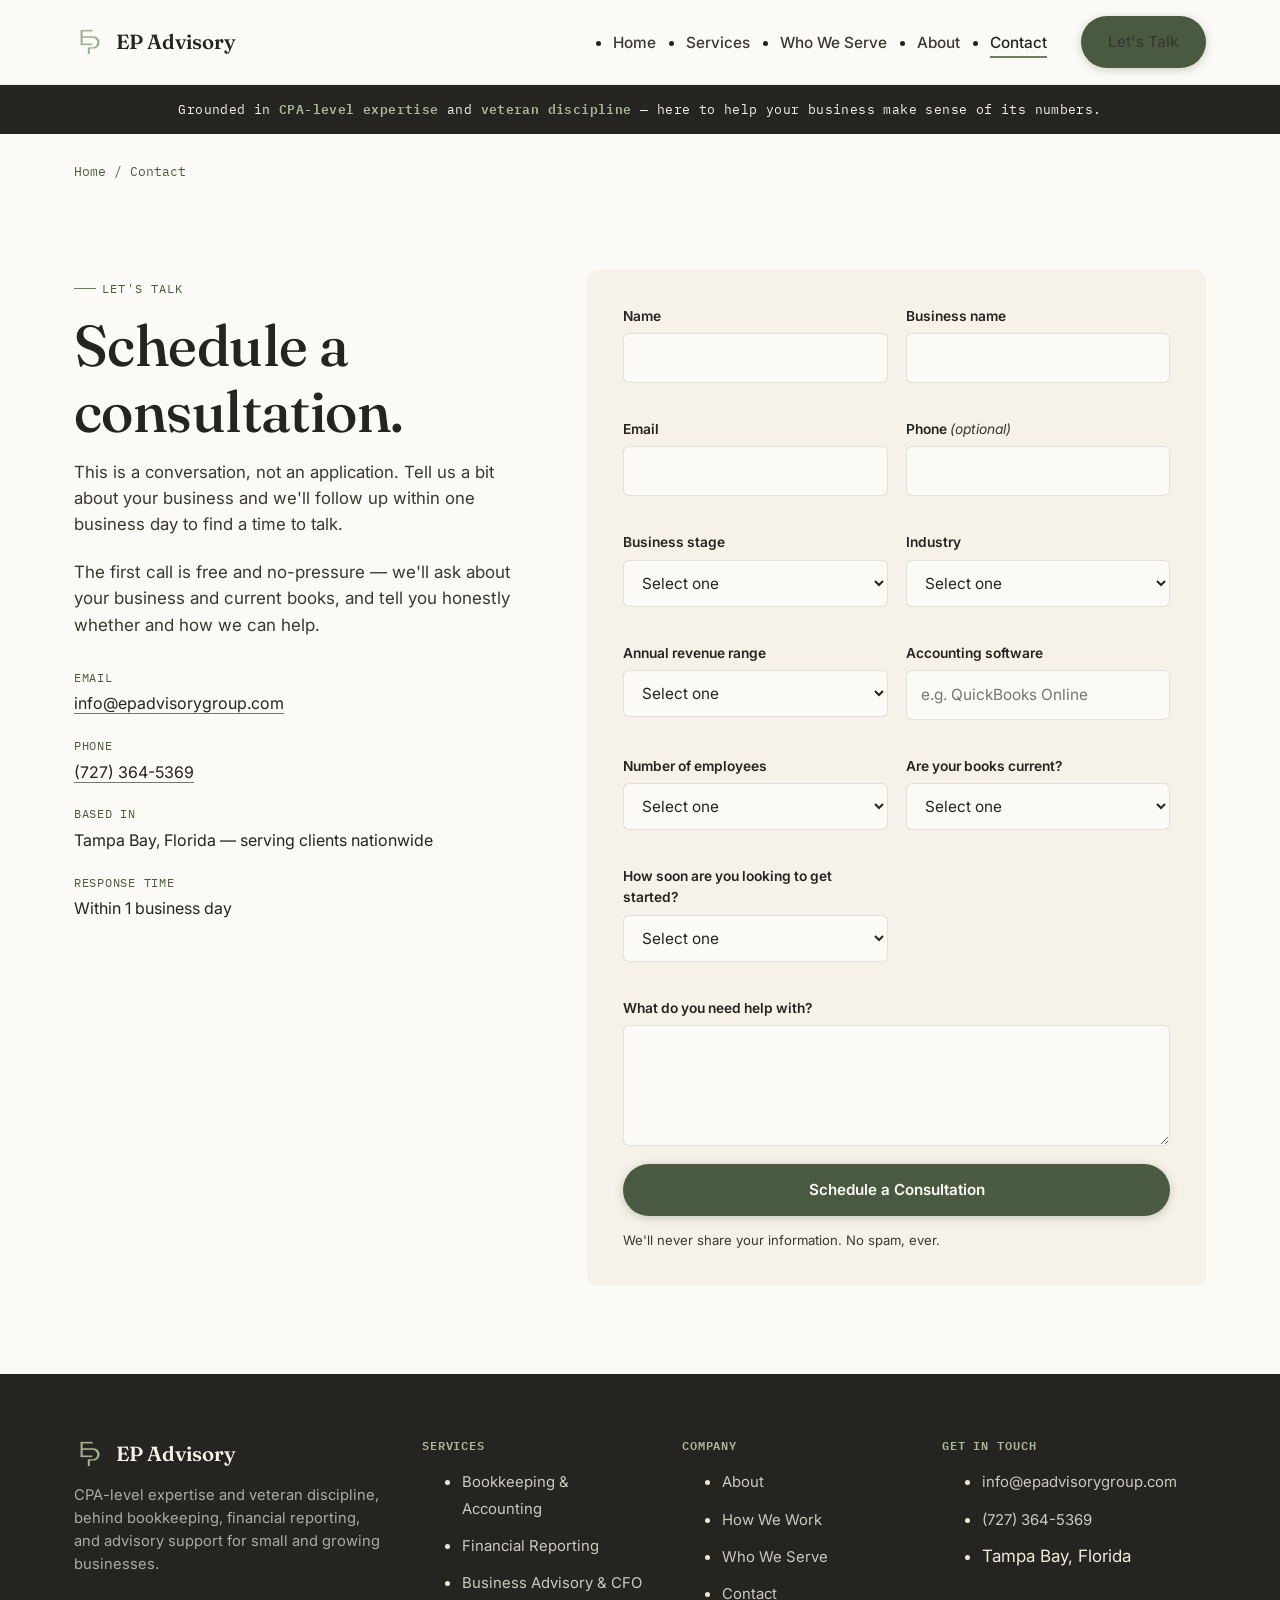
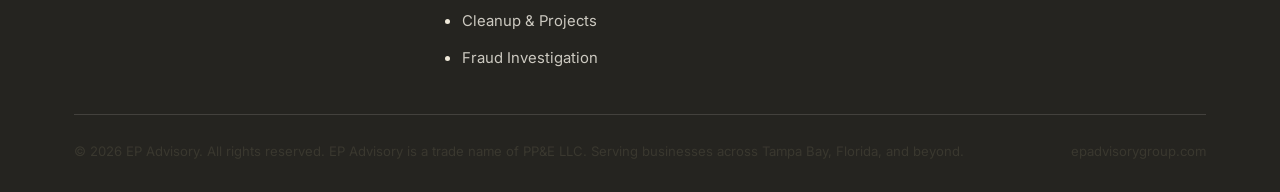
<file: contact.html>
<!DOCTYPE html>
<html lang="en">
<head>
<meta charset="UTF-8">
<meta name="viewport" content="width=device-width, initial-scale=1.0">
<title>Contact | Schedule a Consultation | EP Advisory</title>
<meta name="description" content="Schedule a free consultation with EP Advisory. Tell us about your business and we'll follow up within one business day. info@epadvisorygroup.com.">
<link rel="canonical" href="https://epadvisorygroup.com/contact.html">

<link rel="icon" href="/favicon.ico" sizes="any">
<link rel="icon" href="/favicon-32.png" type="image/png" sizes="32x32">
<link rel="apple-touch-icon" href="/apple-touch-icon.png">
<meta name="theme-color" content="#252420">

<meta property="og:type" content="website">
<meta property="og:title" content="Contact | EP Advisory">
<meta property="og:description" content="Schedule a free consultation — tell us where your books stand today.">
<meta property="og:url" content="https://epadvisorygroup.com/contact.html">
<meta property="og:image" content="https://epadvisorygroup.com/og-image.png">
<meta name="twitter:card" content="summary_large_image">

<link rel="preconnect" href="https://fonts.googleapis.com">
<link rel="preconnect" href="https://fonts.gstatic.com" crossorigin>
<link href="https://fonts.googleapis.com/css2?family=Fraunces:opsz,wght@9..144,400;9..144,500;9..144,600&family=Inter:wght@400;500;600;700&family=IBM+Plex+Mono:wght@400;500&display=swap" rel="stylesheet">
<link rel="stylesheet" href="styles.css">

<script type="application/ld+json">
{
  "@context": "https://schema.org",
  "@type": "BreadcrumbList",
  "itemListElement": [
    {"@type":"ListItem","position":1,"name":"Home","item":"https://epadvisorygroup.com/"},
    {"@type":"ListItem","position":2,"name":"Contact","item":"https://epadvisorygroup.com/contact.html"}
  ]
}
</script>
</head>
<body>
<a class="skip-link" href="#main">Skip to main content</a>

<header class="site-header">
  <div class="header-inner">
    <a class="brand" href="index.html" aria-label="EP Advisory home">
      <img class="brand-mark" src="/logo-icon.png" alt="" width="32" height="32">
      EP Advisory
    </a>
    <nav class="main-nav" aria-label="Primary">
      <ul>
        <li><a href="index.html">Home</a></li>
        <li><a href="services.html">Services</a></li>
        <li><a href="who-we-serve.html">Who We Serve</a></li>
        <li><a href="about.html">About</a></li>
        <li><a href="contact.html" aria-current="page">Contact</a></li>
      </ul>
      <a class="btn btn-primary header-cta desktop-only" href="contact.html">Let's Talk</a>
    </nav>
    <button class="nav-toggle" aria-label="Open menu" aria-expanded="false" aria-controls="mobile-drawer">
      <svg viewBox="0 0 24 24" fill="none" stroke="currentColor" stroke-width="2" aria-hidden="true"><line x1="3" y1="6" x2="21" y2="6"/><line x1="3" y1="12" x2="21" y2="12"/><line x1="3" y1="18" x2="21" y2="18"/></svg>
    </button>
  </div>
</header>

<div class="mobile-drawer" id="mobile-drawer">
  <div class="mobile-drawer-top">
    <span class="brand"><img class="brand-mark" src="/logo-icon.png" alt="" width="32" height="32">EP Advisory</span>
    <button class="mobile-close" aria-label="Close menu"><svg viewBox="0 0 24 24" fill="none" stroke="currentColor" stroke-width="2" aria-hidden="true"><line x1="6" y1="6" x2="18" y2="18"/><line x1="6" y1="18" x2="18" y2="6"/></svg></button>
  </div>
  <nav aria-label="Mobile">
    <ul>
      <li><a href="index.html">Home</a></li>
      <li><a href="services.html">Services</a></li>
      <li><a href="who-we-serve.html">Who We Serve</a></li>
      <li><a href="about.html">About</a></li>
      <li><a href="contact.html">Contact</a></li>
    </ul>
  </nav>
  <a class="btn btn-primary" href="contact.html">Let's Talk</a>
</div>

<div class="trust-bar">
  <div class="container">
    <p>Grounded in <strong>CPA-level expertise</strong> and <strong>veteran discipline</strong> — here to help your business make sense of its numbers.</p>
  </div>
</div>

<main id="main">
  <div class="container breadcrumb"><a href="index.html">Home</a> / Contact</div>

  <section>
    <div class="container">
      <div class="contact-grid">
        <div class="contact-info">
          <span class="eyebrow">Let's talk</span>
          <h1>Schedule a consultation.</h1>
          <p style="margin-top: 14px; font-size: 1.05rem;">This is a conversation, not an application. Tell us a bit about your business and we'll follow up within one business day to find a time to talk.</p>
          <p style="margin-top: 22px;">The first call is free and no-pressure — we'll ask about your business and current books, and tell you honestly whether and how we can help.</p>

          <dl class="contact-facts">
            <div class="contact-fact">
              <dt>Email</dt>
              <dd><a href="mailto:info@epadvisorygroup.com">info@epadvisorygroup.com</a></dd>
            </div>
            <div class="contact-fact">
              <dt>Phone</dt>
              <dd><a href="tel:+17273645369">(727) 364-5369</a></dd>
            </div>
            <div class="contact-fact">
              <dt>Based in</dt>
              <dd>Tampa Bay, Florida — serving clients nationwide</dd>
            </div>
            <div class="contact-fact">
              <dt>Response time</dt>
              <dd>Within 1 business day</dd>
            </div>
          </dl>
        </div>

        <div class="form-card">
          <form id="contact-form" action="https://formspree.io/f/xjybwdwq" method="POST">
            <div class="form-grid">
              <div class="form-field">
                <label for="name">Name</label>
                <input type="text" id="name" name="name" autocomplete="name" required>
              </div>
              <div class="form-field">
                <label for="business_name">Business name</label>
                <input type="text" id="business_name" name="business_name" autocomplete="organization">
              </div>
              <div class="form-field">
                <label for="email">Email</label>
                <input type="email" id="email" name="email" autocomplete="email" required>
              </div>
              <div class="form-field">
                <label for="phone">Phone <span class="optional">(optional)</span></label>
                <input type="tel" id="phone" name="phone" autocomplete="tel">
              </div>
              <div class="form-field">
                <label for="stage">Business stage</label>
                <select id="stage" name="business_stage">
                  <option value="">Select one</option>
                  <option>Starting</option>
                  <option>Growing</option>
                  <option>Established</option>
                  <option>Not sure</option>
                </select>
              </div>
              <div class="form-field">
                <label for="industry">Industry</label>
                <select id="industry" name="industry">
                  <option value="">Select one</option>
                  <option>Medical &amp; Healthcare</option>
                  <option>Construction &amp; Trades</option>
                  <option>Professional Services</option>
                  <option>Startup / New Business</option>
                  <option>Growing / Established Business</option>
                  <option>Nonprofit</option>
                  <option>Content Creator / Influencer</option>
                  <option>Other</option>
                </select>
              </div>
              <div class="form-field">
                <label for="revenue">Annual revenue range</label>
                <select id="revenue" name="revenue_range">
                  <option value="">Select one</option>
                  <option>Under $250K</option>
                  <option>$250K – $1M</option>
                  <option>$1M – $5M</option>
                  <option>$5M – $10M</option>
                  <option>$10M+</option>
                </select>
              </div>
              <div class="form-field">
                <label for="software">Accounting software</label>
                <input type="text" id="software" name="accounting_software" placeholder="e.g. QuickBooks Online">
              </div>
              <div class="form-field">
                <label for="employees">Number of employees</label>
                <select id="employees" name="employee_count">
                  <option value="">Select one</option>
                  <option>Just me</option>
                  <option>2 – 10</option>
                  <option>11 – 25</option>
                  <option>26 – 50</option>
                  <option>50+</option>
                </select>
              </div>
              <div class="form-field">
                <label for="books_current">Are your books current?</label>
                <select id="books_current" name="books_current">
                  <option value="">Select one</option>
                  <option>Yes, fully current</option>
                  <option>Mostly, a little behind</option>
                  <option>No, significantly behind</option>
                  <option>Not sure</option>
                </select>
              </div>
              <div class="form-field">
                <label for="timeline">How soon are you looking to get started?</label>
                <select id="timeline" name="timeline">
                  <option value="">Select one</option>
                  <option>Right away</option>
                  <option>Within a month</option>
                  <option>1 – 3 months</option>
                  <option>Just exploring options</option>
                </select>
              </div>
              <div class="form-field full">
                <label for="details">What do you need help with?</label>
                <textarea id="details" name="details" rows="4"></textarea>
              </div>
            </div>

            <button type="submit" class="btn btn-primary" style="width:100%; justify-content:center;">Schedule a Consultation</button>
            <p id="form-status" role="status" aria-live="polite" style="margin-top:10px; font-size:0.85rem; color: var(--sage-dark);"></p>
            <p class="form-note">We'll never share your information. No spam, ever.</p>
          </form>

          <div class="form-success" role="status" aria-live="polite">
            <h3>Thanks — message received.</h3>
            <p>We'll be in touch within one business day to schedule your consultation.</p>
          </div>
        </div>
      </div>
    </div>
  </section>
</main>

<footer class="site-footer">
  <div class="container">
    <div class="footer-top">
      <div class="footer-brand">
        <span class="brand"><img class="brand-mark" src="/logo-icon.png" alt="" width="32" height="32">EP Advisory</span>
        <p>CPA-level expertise and veteran discipline, behind bookkeeping, financial reporting, and advisory support for small and growing businesses.</p>
      </div>
      <div class="footer-col">
        <h4>Services</h4>
        <ul>
          <li><a href="services.html#bookkeeping">Bookkeeping &amp; Accounting</a></li>
          <li><a href="services.html#reporting">Financial Reporting</a></li>
          <li><a href="services.html#advisory">Business Advisory &amp; CFO</a></li>
          <li><a href="services.html#cleanup">Cleanup &amp; Projects</a></li>
          <li><a href="services.html#fraud">Fraud Investigation</a></li>
        </ul>
      </div>
      <div class="footer-col">
        <h4>Company</h4>
        <ul>
          <li><a href="about.html">About</a></li>
          <li><a href="how-we-work.html">How We Work</a></li>
          <li><a href="who-we-serve.html">Who We Serve</a></li>
          <li><a href="contact.html">Contact</a></li>
        </ul>
      </div>
      <div class="footer-col">
        <h4>Get in Touch</h4>
        <ul>
          <li><a href="mailto:info@epadvisorygroup.com">info@epadvisorygroup.com</a></li>
          <li><a href="tel:+17273645369">(727) 364-5369</a></li>
          <li>Tampa Bay, Florida</li>
        </ul>
      </div>
    </div>
    <div class="footer-bottom">
      <p>&copy; 2026 EP Advisory. All rights reserved. EP Advisory is a trade name of PP&amp;E LLC. Serving businesses across Tampa Bay, Florida, and beyond.</p>
      <p>epadvisorygroup.com</p>
    </div>
  </div>
</footer>

<script src="script.js"></script>
</body>
</html>
</file>
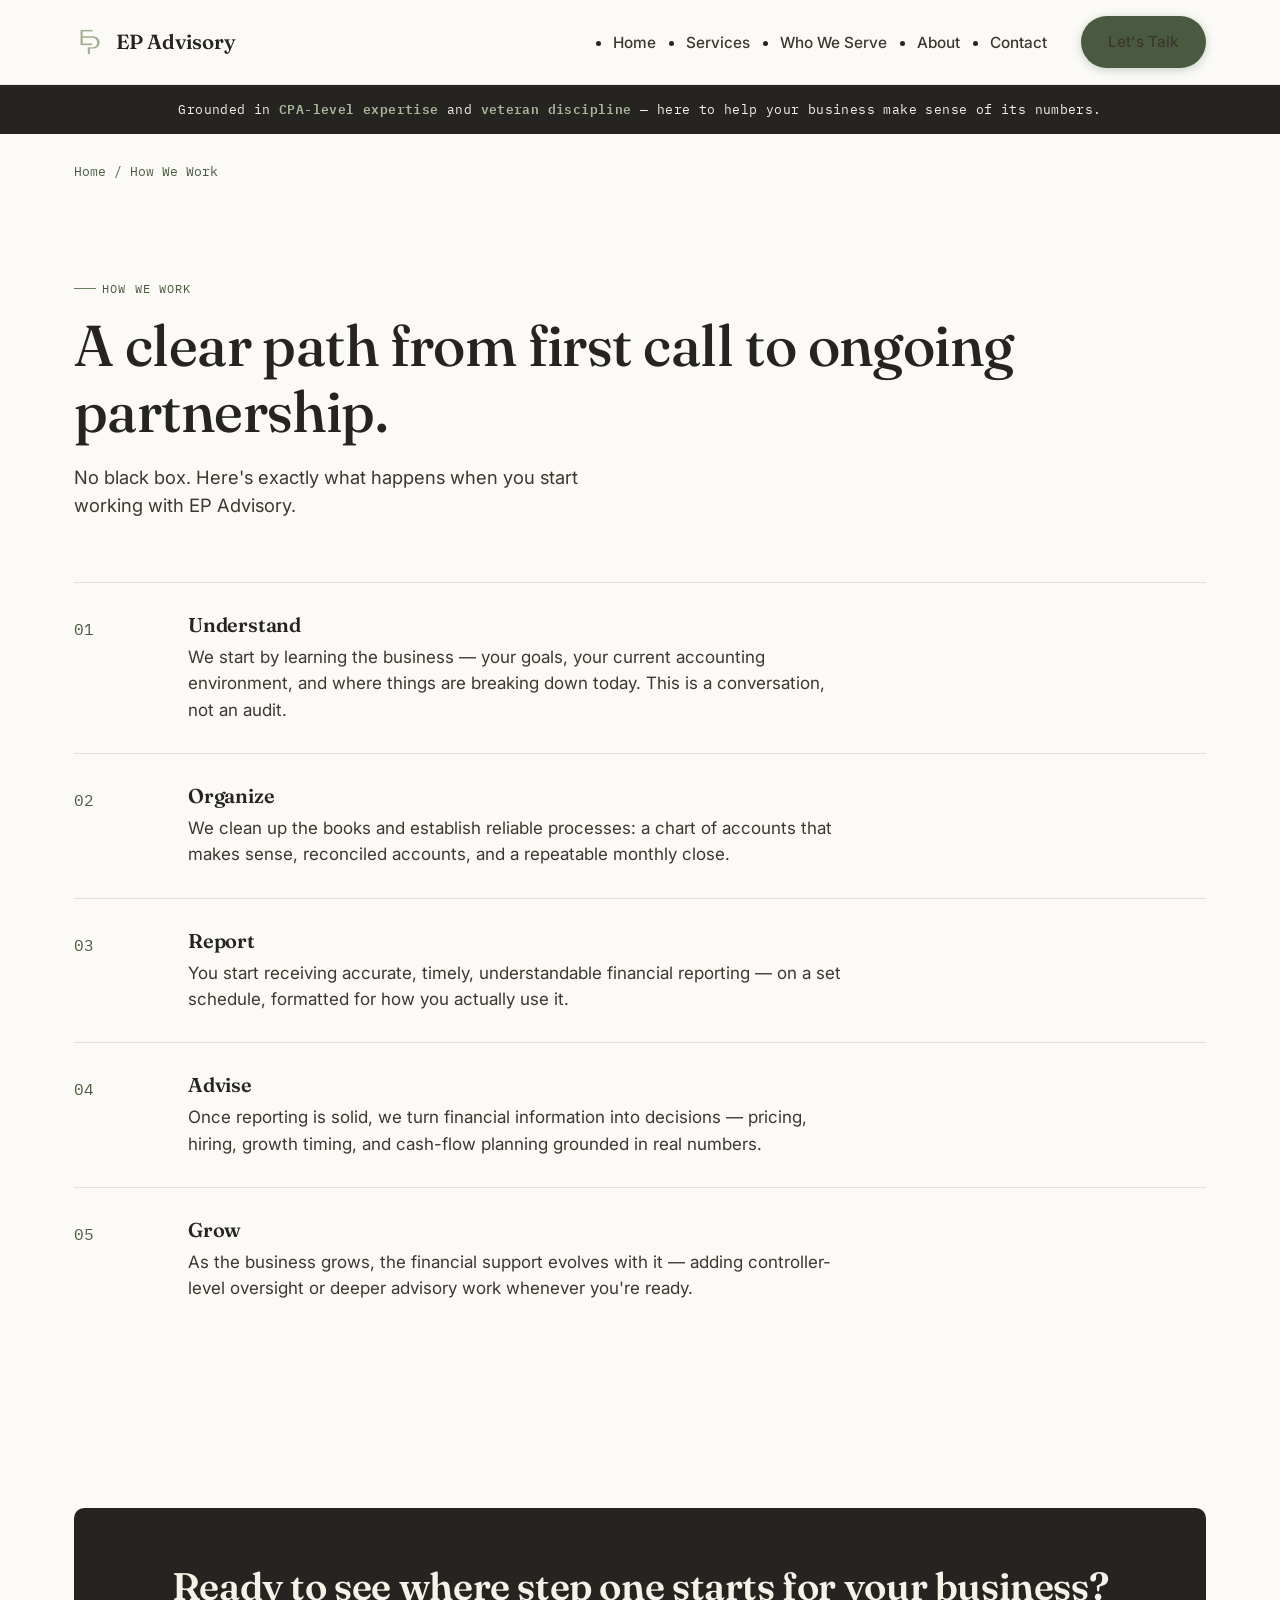
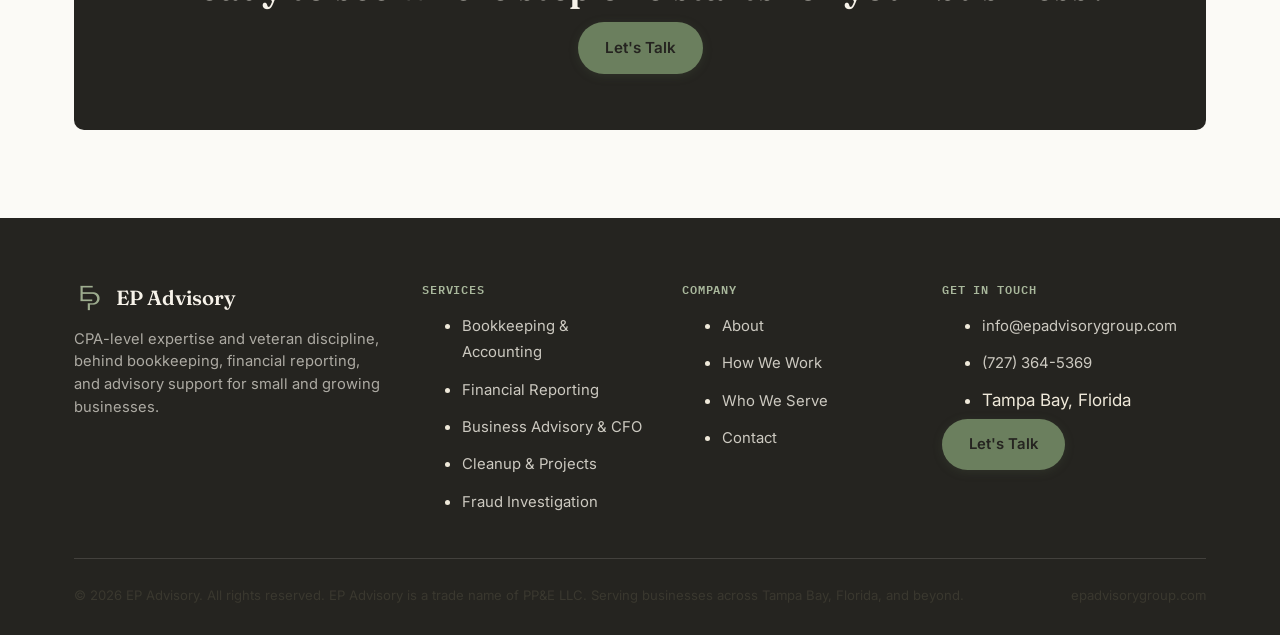
<file: how-we-work.html>
<!DOCTYPE html>
<html lang="en">
<head>
<meta charset="UTF-8">
<meta name="viewport" content="width=device-width, initial-scale=1.0">
<title>How We Work | EP Advisory</title>
<meta name="description" content="From understanding your business to ongoing advisory support — here's the five-step process EP Advisory uses with every client.">
<link rel="canonical" href="https://epadvisorygroup.com/how-we-work.html">

<link rel="icon" href="/favicon.ico" sizes="any">
<link rel="icon" href="/favicon-32.png" type="image/png" sizes="32x32">
<link rel="apple-touch-icon" href="/apple-touch-icon.png">
<meta name="theme-color" content="#252420">

<meta property="og:type" content="website">
<meta property="og:title" content="How We Work | EP Advisory">
<meta property="og:description" content="A clear path from first call to ongoing financial partnership.">
<meta property="og:url" content="https://epadvisorygroup.com/how-we-work.html">
<meta property="og:image" content="https://epadvisorygroup.com/og-image.png">
<meta name="twitter:card" content="summary_large_image">

<link rel="preconnect" href="https://fonts.googleapis.com">
<link rel="preconnect" href="https://fonts.gstatic.com" crossorigin>
<link href="https://fonts.googleapis.com/css2?family=Fraunces:opsz,wght@9..144,400;9..144,500;9..144,600&family=Inter:wght@400;500;600;700&family=IBM+Plex+Mono:wght@400;500&display=swap" rel="stylesheet">
<link rel="stylesheet" href="styles.css">

<script type="application/ld+json">
{
  "@context": "https://schema.org",
  "@type": "BreadcrumbList",
  "itemListElement": [
    {"@type":"ListItem","position":1,"name":"Home","item":"https://epadvisorygroup.com/"},
    {"@type":"ListItem","position":2,"name":"How We Work","item":"https://epadvisorygroup.com/how-we-work.html"}
  ]
}
</script>
</head>
<body>
<a class="skip-link" href="#main">Skip to main content</a>

<header class="site-header">
  <div class="header-inner">
    <a class="brand" href="index.html" aria-label="EP Advisory home">
      <img class="brand-mark" src="/logo-icon.png" alt="" width="32" height="32">
      EP Advisory
    </a>
    <nav class="main-nav" aria-label="Primary">
      <ul>
        <li><a href="index.html">Home</a></li>
        <li><a href="services.html">Services</a></li>
        <li><a href="who-we-serve.html">Who We Serve</a></li>
        <li><a href="about.html">About</a></li>
        <li><a href="contact.html">Contact</a></li>
      </ul>
      <a class="btn btn-primary header-cta desktop-only" href="contact.html">Let's Talk</a>
    </nav>
    <button class="nav-toggle" aria-label="Open menu" aria-expanded="false" aria-controls="mobile-drawer">
      <svg viewBox="0 0 24 24" fill="none" stroke="currentColor" stroke-width="2" aria-hidden="true"><line x1="3" y1="6" x2="21" y2="6"/><line x1="3" y1="12" x2="21" y2="12"/><line x1="3" y1="18" x2="21" y2="18"/></svg>
    </button>
  </div>
</header>

<div class="mobile-drawer" id="mobile-drawer">
  <div class="mobile-drawer-top">
    <span class="brand"><img class="brand-mark" src="/logo-icon.png" alt="" width="32" height="32">EP Advisory</span>
    <button class="mobile-close" aria-label="Close menu"><svg viewBox="0 0 24 24" fill="none" stroke="currentColor" stroke-width="2" aria-hidden="true"><line x1="6" y1="6" x2="18" y2="18"/><line x1="6" y1="18" x2="18" y2="6"/></svg></button>
  </div>
  <nav aria-label="Mobile">
    <ul>
      <li><a href="index.html">Home</a></li>
      <li><a href="services.html">Services</a></li>
      <li><a href="who-we-serve.html">Who We Serve</a></li>
      <li><a href="about.html">About</a></li>
      <li><a href="contact.html">Contact</a></li>
    </ul>
  </nav>
  <a class="btn btn-primary" href="contact.html">Let's Talk</a>
</div>

<div class="trust-bar">
  <div class="container">
    <p>Grounded in <strong>CPA-level expertise</strong> and <strong>veteran discipline</strong> — here to help your business make sense of its numbers.</p>
  </div>
</div>

<main id="main">
  <div class="container breadcrumb"><a href="index.html">Home</a> / How We Work</div>

  <section style="padding-bottom: 24px;">
    <div class="container">
      <span class="eyebrow">How we work</span>
      <h1>A clear path from first call to ongoing partnership.</h1>
      <p class="hero-lede" style="margin-top:18px;">No black box. Here's exactly what happens when you start working with EP Advisory.</p>
    </div>
  </section>

  <section style="padding-top: 8px;">
    <div class="container">
      <div class="process-list">
        <div class="process-row">
          <span class="step-num">01</span>
          <div>
            <h3>Understand</h3>
            <p>We start by learning the business — your goals, your current accounting environment, and where things are breaking down today. This is a conversation, not an audit.</p>
          </div>
        </div>
        <div class="process-row">
          <span class="step-num">02</span>
          <div>
            <h3>Organize</h3>
            <p>We clean up the books and establish reliable processes: a chart of accounts that makes sense, reconciled accounts, and a repeatable monthly close.</p>
          </div>
        </div>
        <div class="process-row">
          <span class="step-num">03</span>
          <div>
            <h3>Report</h3>
            <p>You start receiving accurate, timely, understandable financial reporting — on a set schedule, formatted for how you actually use it.</p>
          </div>
        </div>
        <div class="process-row">
          <span class="step-num">04</span>
          <div>
            <h3>Advise</h3>
            <p>Once reporting is solid, we turn financial information into decisions — pricing, hiring, growth timing, and cash-flow planning grounded in real numbers.</p>
          </div>
        </div>
        <div class="process-row" style="border-bottom: none;">
          <span class="step-num">05</span>
          <div>
            <h3>Grow</h3>
            <p>As the business grows, the financial support evolves with it — adding controller-level oversight or deeper advisory work whenever you're ready.</p>
          </div>
        </div>
      </div>
    </div>
  </section>

  <section>
    <div class="container">
      <div class="cta-band">
        <h2>Ready to see where step one starts for your business?</h2>
        <div class="cta-actions">
          <a class="btn btn-primary" href="contact.html">Let's Talk</a>
        </div>
      </div>
    </div>
  </section>
</main>

<footer class="site-footer">
  <div class="container">
    <div class="footer-top">
      <div class="footer-brand">
        <span class="brand"><img class="brand-mark" src="/logo-icon.png" alt="" width="32" height="32">EP Advisory</span>
        <p>CPA-level expertise and veteran discipline, behind bookkeeping, financial reporting, and advisory support for small and growing businesses.</p>
      </div>
      <div class="footer-col">
        <h4>Services</h4>
        <ul>
          <li><a href="services.html#bookkeeping">Bookkeeping &amp; Accounting</a></li>
          <li><a href="services.html#reporting">Financial Reporting</a></li>
          <li><a href="services.html#advisory">Business Advisory &amp; CFO</a></li>
          <li><a href="services.html#cleanup">Cleanup &amp; Projects</a></li>
          <li><a href="services.html#fraud">Fraud Investigation</a></li>
        </ul>
      </div>
      <div class="footer-col">
        <h4>Company</h4>
        <ul>
          <li><a href="about.html">About</a></li>
          <li><a href="how-we-work.html">How We Work</a></li>
          <li><a href="who-we-serve.html">Who We Serve</a></li>
          <li><a href="contact.html">Contact</a></li>
        </ul>
      </div>
      <div class="footer-col">
        <h4>Get in Touch</h4>
        <ul>
          <li><a href="mailto:info@epadvisorygroup.com">info@epadvisorygroup.com</a></li>
          <li><a href="tel:+17273645369">(727) 364-5369</a></li>
          <li>Tampa Bay, Florida</li>
        </ul>
        <a class="btn btn-primary" href="contact.html">Let's Talk</a>
      </div>
    </div>
    <div class="footer-bottom">
      <p>&copy; 2026 EP Advisory. All rights reserved. EP Advisory is a trade name of PP&amp;E LLC. Serving businesses across Tampa Bay, Florida, and beyond.</p>
      <p>epadvisorygroup.com</p>
    </div>
  </div>
</footer>

<script src="script.js"></script>
</body>
</html>
</file>
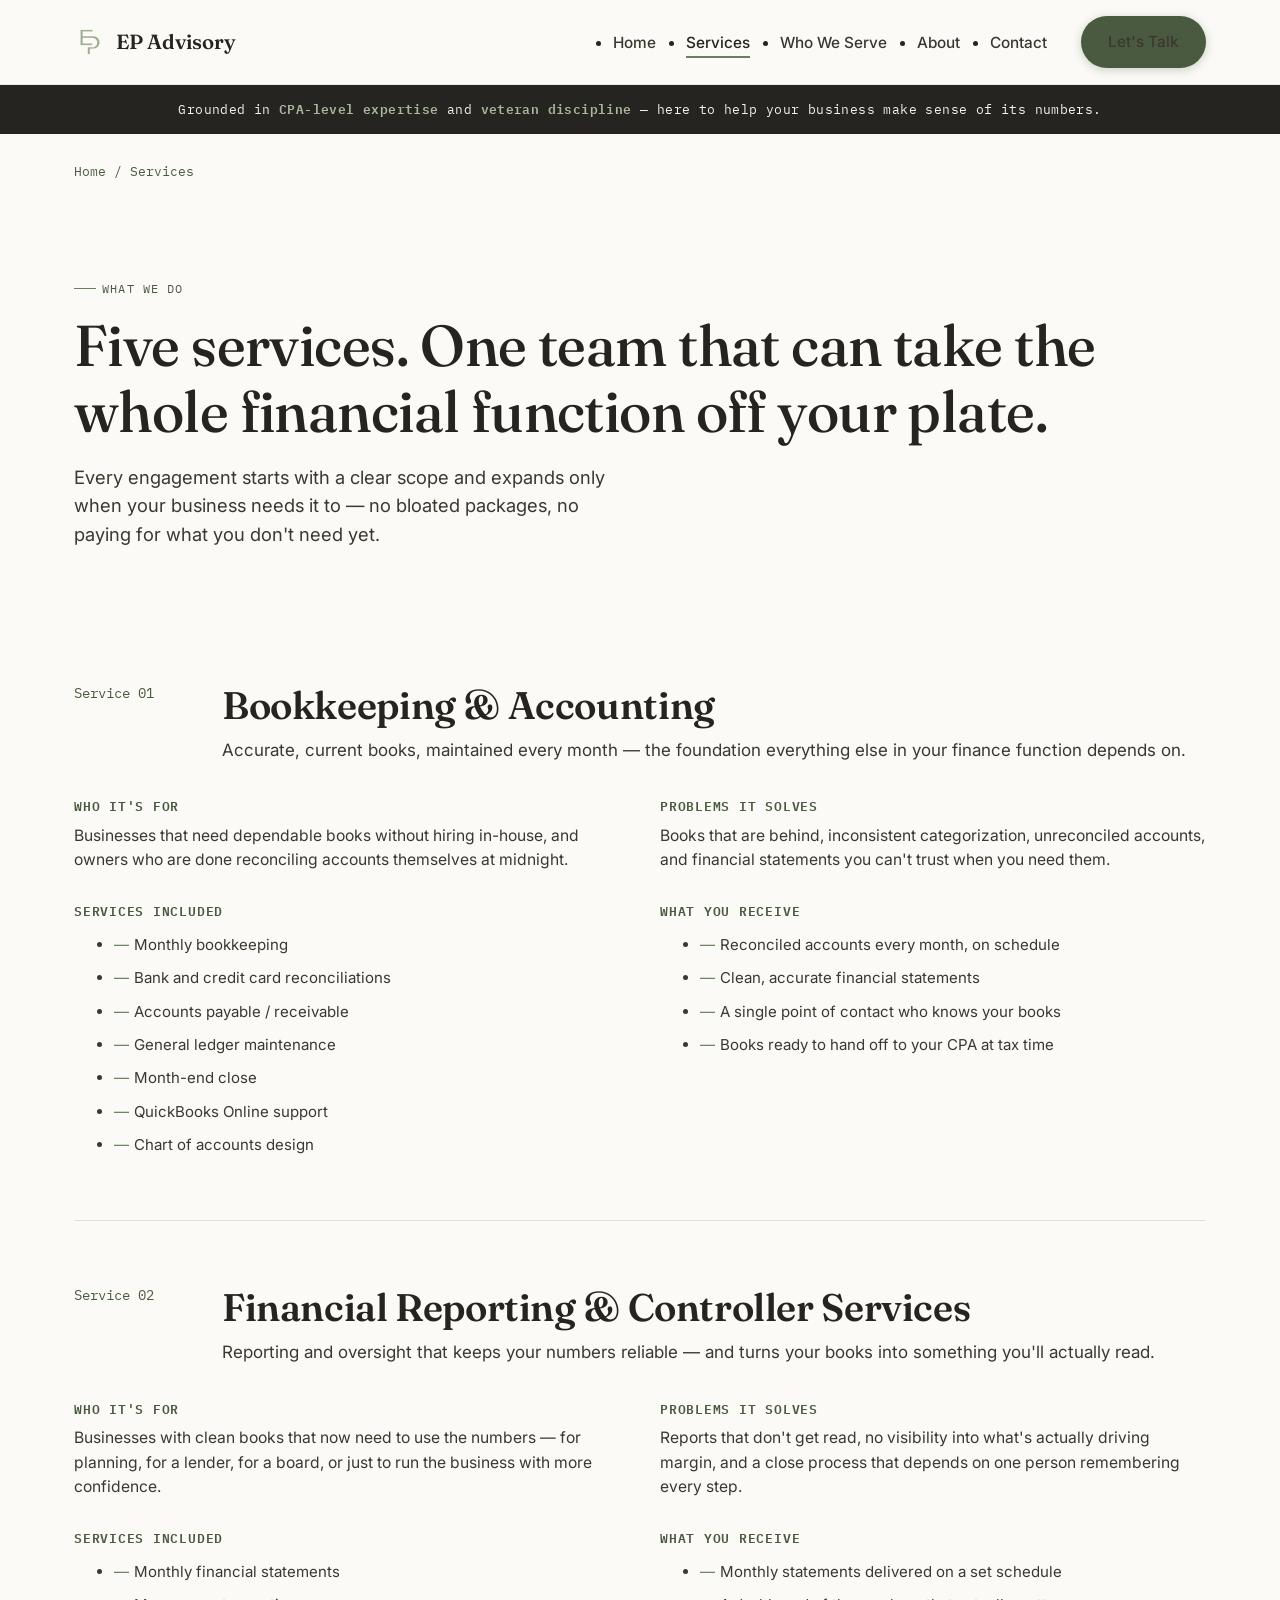
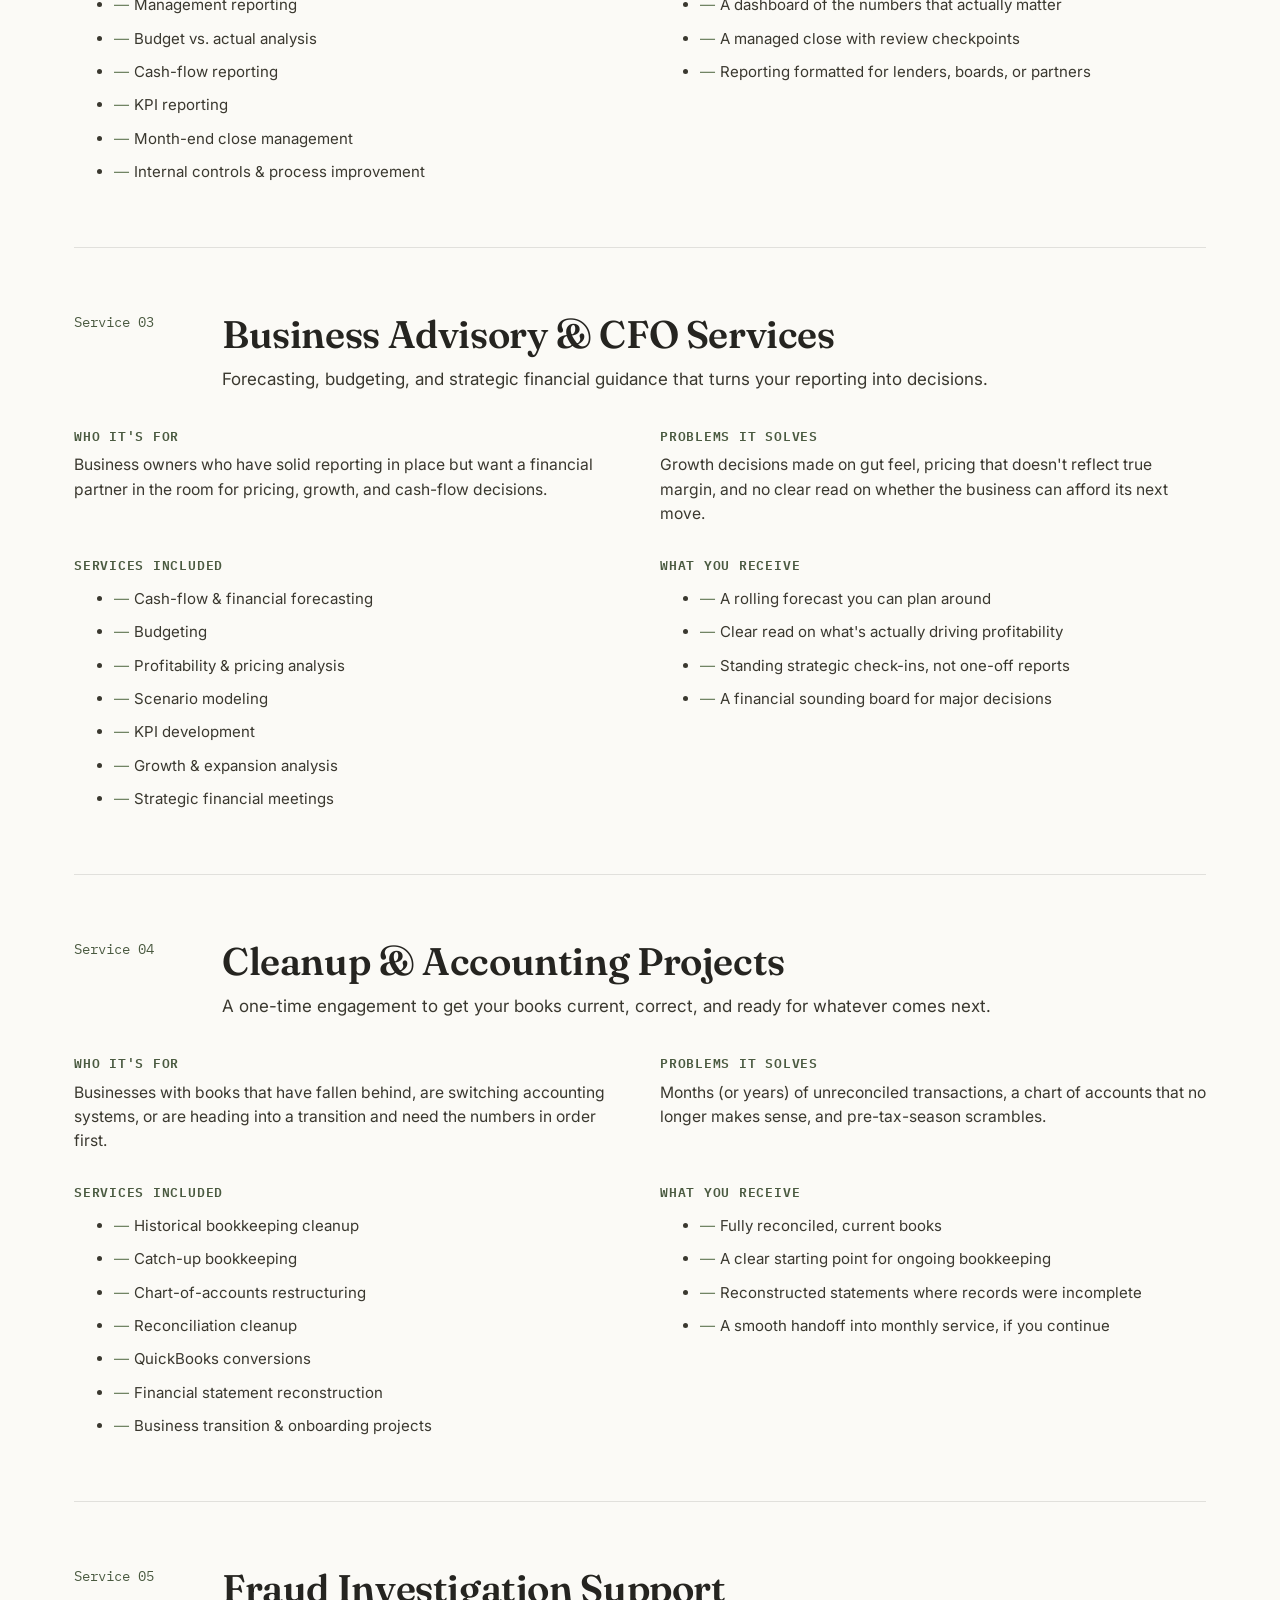
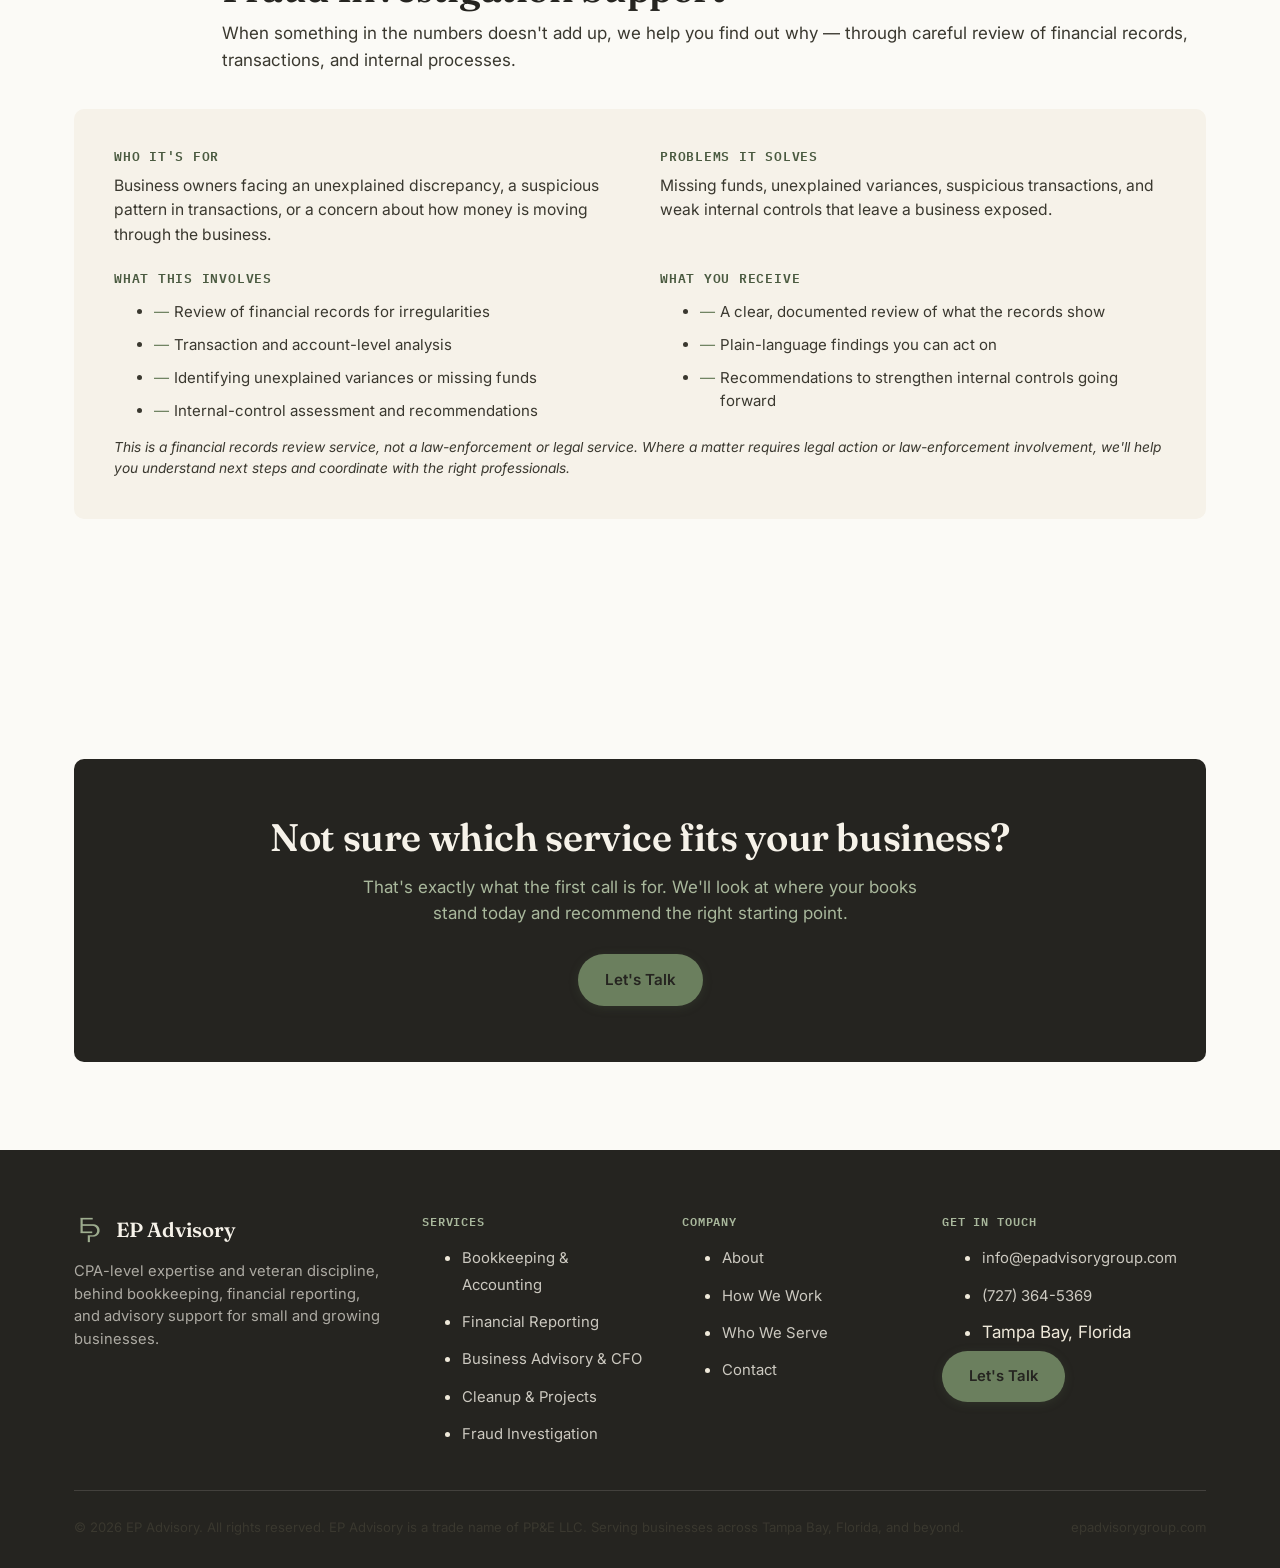
<file: services.html>
<!DOCTYPE html>
<html lang="en">
<head>
<meta charset="UTF-8">
<meta name="viewport" content="width=device-width, initial-scale=1.0">
<title>Services | Bookkeeping, Reporting, CFO Advisory &amp; Fraud Investigation | EP Advisory</title>
<meta name="description" content="Bookkeeping and accounting, financial reporting and controller services, business advisory and CFO services, cleanup and catch-up bookkeeping, and fraud investigation support from EP Advisory.">
<link rel="canonical" href="https://epadvisorygroup.com/services.html">

<link rel="icon" href="/favicon.ico" sizes="any">
<link rel="icon" href="/favicon-32.png" type="image/png" sizes="32x32">
<link rel="apple-touch-icon" href="/apple-touch-icon.png">
<meta name="theme-color" content="#252420">

<meta property="og:type" content="website">
<meta property="og:title" content="Services | EP Advisory">
<meta property="og:description" content="Bookkeeping, financial reporting, controller services, CFO-level advisory, and fraud investigation support — scoped to where your business is today.">
<meta property="og:url" content="https://epadvisorygroup.com/services.html">
<meta property="og:image" content="https://epadvisorygroup.com/og-image.png">
<meta name="twitter:card" content="summary_large_image">

<link rel="preconnect" href="https://fonts.googleapis.com">
<link rel="preconnect" href="https://fonts.gstatic.com" crossorigin>
<link href="https://fonts.googleapis.com/css2?family=Fraunces:opsz,wght@9..144,400;9..144,500;9..144,600&family=Inter:wght@400;500;600;700&family=IBM+Plex+Mono:wght@400;500&display=swap" rel="stylesheet">
<link rel="stylesheet" href="styles.css">

<script type="application/ld+json">
{
  "@context": "https://schema.org",
  "@type": "BreadcrumbList",
  "itemListElement": [
    {"@type":"ListItem","position":1,"name":"Home","item":"https://epadvisorygroup.com/"},
    {"@type":"ListItem","position":2,"name":"Services","item":"https://epadvisorygroup.com/services.html"}
  ]
}
</script>
</head>
<body>
<a class="skip-link" href="#main">Skip to main content</a>

<header class="site-header">
  <div class="header-inner">
    <a class="brand" href="index.html" aria-label="EP Advisory home">
      <img class="brand-mark" src="/logo-icon.png" alt="" width="32" height="32">
      EP Advisory
    </a>
    <nav class="main-nav" aria-label="Primary">
      <ul>
        <li><a href="index.html">Home</a></li>
        <li><a href="services.html" aria-current="page">Services</a></li>
        <li><a href="who-we-serve.html">Who We Serve</a></li>
        <li><a href="about.html">About</a></li>
        <li><a href="contact.html">Contact</a></li>
      </ul>
      <a class="btn btn-primary header-cta desktop-only" href="contact.html">Let's Talk</a>
    </nav>
    <button class="nav-toggle" aria-label="Open menu" aria-expanded="false" aria-controls="mobile-drawer">
      <svg viewBox="0 0 24 24" fill="none" stroke="currentColor" stroke-width="2" aria-hidden="true"><line x1="3" y1="6" x2="21" y2="6"/><line x1="3" y1="12" x2="21" y2="12"/><line x1="3" y1="18" x2="21" y2="18"/></svg>
    </button>
  </div>
</header>

<div class="mobile-drawer" id="mobile-drawer">
  <div class="mobile-drawer-top">
    <span class="brand"><img class="brand-mark" src="/logo-icon.png" alt="" width="32" height="32">EP Advisory</span>
    <button class="mobile-close" aria-label="Close menu"><svg viewBox="0 0 24 24" fill="none" stroke="currentColor" stroke-width="2" aria-hidden="true"><line x1="6" y1="6" x2="18" y2="18"/><line x1="6" y1="18" x2="18" y2="6"/></svg></button>
  </div>
  <nav aria-label="Mobile">
    <ul>
      <li><a href="index.html">Home</a></li>
      <li><a href="services.html">Services</a></li>
      <li><a href="who-we-serve.html">Who We Serve</a></li>
      <li><a href="about.html">About</a></li>
      <li><a href="contact.html">Contact</a></li>
    </ul>
  </nav>
  <a class="btn btn-primary" href="contact.html">Let's Talk</a>
</div>

<div class="trust-bar">
  <div class="container">
    <p>Grounded in <strong>CPA-level expertise</strong> and <strong>veteran discipline</strong> — here to help your business make sense of its numbers.</p>
  </div>
</div>

<main id="main">
  <div class="container breadcrumb"><a href="index.html">Home</a> / Services</div>

  <section style="padding-bottom: 40px;">
    <div class="container">
      <span class="eyebrow">What we do</span>
      <h1>Five services. One team that can take the whole financial function off your plate.</h1>
      <p class="hero-lede" style="margin-top:18px;">Every engagement starts with a clear scope and expands only when your business needs it to — no bloated packages, no paying for what you don't need yet.</p>
    </div>
  </section>

  <section style="padding-top:0;">
    <div class="container">

      <article class="service-detail" id="bookkeeping">
        <div class="service-detail-head">
          <span class="label">Service 01</span>
          <div>
            <h2>Bookkeeping &amp; Accounting</h2>
            <p style="margin-top:10px;">Accurate, current books, maintained every month — the foundation everything else in your finance function depends on.</p>
          </div>
        </div>
        <div class="service-detail-columns">
          <div><h4>Who it's for</h4><p>Businesses that need dependable books without hiring in-house, and owners who are done reconciling accounts themselves at midnight.</p></div>
          <div><h4>Problems it solves</h4><p>Books that are behind, inconsistent categorization, unreconciled accounts, and financial statements you can't trust when you need them.</p></div>
        </div>
        <div class="service-lists">
          <div>
            <h4>Services included</h4>
            <ul>
              <li>Monthly bookkeeping</li>
              <li>Bank and credit card reconciliations</li>
              <li>Accounts payable / receivable</li>
              <li>General ledger maintenance</li>
              <li>Month-end close</li>
              <li>QuickBooks Online support</li>
              <li>Chart of accounts design</li>
            </ul>
          </div>
          <div>
            <h4>What you receive</h4>
            <ul>
              <li>Reconciled accounts every month, on schedule</li>
              <li>Clean, accurate financial statements</li>
              <li>A single point of contact who knows your books</li>
              <li>Books ready to hand off to your CPA at tax time</li>
            </ul>
          </div>
        </div>
      </article>

      <article class="service-detail" id="reporting">
        <div class="service-detail-head">
          <span class="label">Service 02</span>
          <div>
            <h2>Financial Reporting &amp; Controller Services</h2>
            <p style="margin-top:10px;">Reporting and oversight that keeps your numbers reliable — and turns your books into something you'll actually read.</p>
          </div>
        </div>
        <div class="service-detail-columns">
          <div><h4>Who it's for</h4><p>Businesses with clean books that now need to use the numbers — for planning, for a lender, for a board, or just to run the business with more confidence.</p></div>
          <div><h4>Problems it solves</h4><p>Reports that don't get read, no visibility into what's actually driving margin, and a close process that depends on one person remembering every step.</p></div>
        </div>
        <div class="service-lists">
          <div>
            <h4>Services included</h4>
            <ul>
              <li>Monthly financial statements</li>
              <li>Management reporting</li>
              <li>Budget vs. actual analysis</li>
              <li>Cash-flow reporting</li>
              <li>KPI reporting</li>
              <li>Month-end close management</li>
              <li>Internal controls &amp; process improvement</li>
            </ul>
          </div>
          <div>
            <h4>What you receive</h4>
            <ul>
              <li>Monthly statements delivered on a set schedule</li>
              <li>A dashboard of the numbers that actually matter</li>
              <li>A managed close with review checkpoints</li>
              <li>Reporting formatted for lenders, boards, or partners</li>
            </ul>
          </div>
        </div>
      </article>

      <article class="service-detail" id="advisory">
        <div class="service-detail-head">
          <span class="label">Service 03</span>
          <div>
            <h2>Business Advisory &amp; CFO Services</h2>
            <p style="margin-top:10px;">Forecasting, budgeting, and strategic financial guidance that turns your reporting into decisions.</p>
          </div>
        </div>
        <div class="service-detail-columns">
          <div><h4>Who it's for</h4><p>Business owners who have solid reporting in place but want a financial partner in the room for pricing, growth, and cash-flow decisions.</p></div>
          <div><h4>Problems it solves</h4><p>Growth decisions made on gut feel, pricing that doesn't reflect true margin, and no clear read on whether the business can afford its next move.</p></div>
        </div>
        <div class="service-lists">
          <div>
            <h4>Services included</h4>
            <ul>
              <li>Cash-flow &amp; financial forecasting</li>
              <li>Budgeting</li>
              <li>Profitability &amp; pricing analysis</li>
              <li>Scenario modeling</li>
              <li>KPI development</li>
              <li>Growth &amp; expansion analysis</li>
              <li>Strategic financial meetings</li>
            </ul>
          </div>
          <div>
            <h4>What you receive</h4>
            <ul>
              <li>A rolling forecast you can plan around</li>
              <li>Clear read on what's actually driving profitability</li>
              <li>Standing strategic check-ins, not one-off reports</li>
              <li>A financial sounding board for major decisions</li>
            </ul>
          </div>
        </div>
      </article>

      <article class="service-detail" id="cleanup">
        <div class="service-detail-head">
          <span class="label">Service 04</span>
          <div>
            <h2>Cleanup &amp; Accounting Projects</h2>
            <p style="margin-top:10px;">A one-time engagement to get your books current, correct, and ready for whatever comes next.</p>
          </div>
        </div>
        <div class="service-detail-columns">
          <div><h4>Who it's for</h4><p>Businesses with books that have fallen behind, are switching accounting systems, or are heading into a transition and need the numbers in order first.</p></div>
          <div><h4>Problems it solves</h4><p>Months (or years) of unreconciled transactions, a chart of accounts that no longer makes sense, and pre-tax-season scrambles.</p></div>
        </div>
        <div class="service-lists">
          <div>
            <h4>Services included</h4>
            <ul>
              <li>Historical bookkeeping cleanup</li>
              <li>Catch-up bookkeeping</li>
              <li>Chart-of-accounts restructuring</li>
              <li>Reconciliation cleanup</li>
              <li>QuickBooks conversions</li>
              <li>Financial statement reconstruction</li>
              <li>Business transition &amp; onboarding projects</li>
            </ul>
          </div>
          <div>
            <h4>What you receive</h4>
            <ul>
              <li>Fully reconciled, current books</li>
              <li>A clear starting point for ongoing bookkeeping</li>
              <li>Reconstructed statements where records were incomplete</li>
              <li>A smooth handoff into monthly service, if you continue</li>
            </ul>
          </div>
        </div>
      </article>

      <article class="service-detail" id="fraud">
        <div class="service-detail-head">
          <span class="label">Service 05</span>
          <div>
            <h2>Fraud Investigation Support</h2>
            <p style="margin-top:10px;">When something in the numbers doesn't add up, we help you find out why — through careful review of financial records, transactions, and internal processes.</p>
          </div>
        </div>
        <div class="service-fraud">
          <div class="service-detail-columns" style="margin-bottom: 24px;">
            <div><h4>Who it's for</h4><p>Business owners facing an unexplained discrepancy, a suspicious pattern in transactions, or a concern about how money is moving through the business.</p></div>
            <div><h4>Problems it solves</h4><p>Missing funds, unexplained variances, suspicious transactions, and weak internal controls that leave a business exposed.</p></div>
          </div>
          <div class="service-lists">
            <div>
              <h4>What this involves</h4>
              <ul>
                <li>Review of financial records for irregularities</li>
                <li>Transaction and account-level analysis</li>
                <li>Identifying unexplained variances or missing funds</li>
                <li>Internal-control assessment and recommendations</li>
              </ul>
            </div>
            <div>
              <h4>What you receive</h4>
              <ul>
                <li>A clear, documented review of what the records show</li>
                <li>Plain-language findings you can act on</li>
                <li>Recommendations to strengthen internal controls going forward</li>
              </ul>
            </div>
          </div>
          <p class="service-note">This is a financial records review service, not a law-enforcement or legal service. Where a matter requires legal action or law-enforcement involvement, we'll help you understand next steps and coordinate with the right professionals.</p>
        </div>
      </article>

    </div>
  </section>

  <section>
    <div class="container">
      <div class="cta-band">
        <h2>Not sure which service fits your business?</h2>
        <p>That's exactly what the first call is for. We'll look at where your books stand today and recommend the right starting point.</p>
        <div class="cta-actions">
          <a class="btn btn-primary" href="contact.html">Let's Talk</a>
        </div>
      </div>
    </div>
  </section>
</main>

<footer class="site-footer">
  <div class="container">
    <div class="footer-top">
      <div class="footer-brand">
        <span class="brand"><img class="brand-mark" src="/logo-icon.png" alt="" width="32" height="32">EP Advisory</span>
        <p>CPA-level expertise and veteran discipline, behind bookkeeping, financial reporting, and advisory support for small and growing businesses.</p>
      </div>
      <div class="footer-col">
        <h4>Services</h4>
        <ul>
          <li><a href="services.html#bookkeeping">Bookkeeping &amp; Accounting</a></li>
          <li><a href="services.html#reporting">Financial Reporting</a></li>
          <li><a href="services.html#advisory">Business Advisory &amp; CFO</a></li>
          <li><a href="services.html#cleanup">Cleanup &amp; Projects</a></li>
          <li><a href="services.html#fraud">Fraud Investigation</a></li>
        </ul>
      </div>
      <div class="footer-col">
        <h4>Company</h4>
        <ul>
          <li><a href="about.html">About</a></li>
          <li><a href="how-we-work.html">How We Work</a></li>
          <li><a href="who-we-serve.html">Who We Serve</a></li>
          <li><a href="contact.html">Contact</a></li>
        </ul>
      </div>
      <div class="footer-col">
        <h4>Get in Touch</h4>
        <ul>
          <li><a href="mailto:info@epadvisorygroup.com">info@epadvisorygroup.com</a></li>
          <li><a href="tel:+17273645369">(727) 364-5369</a></li>
          <li>Tampa Bay, Florida</li>
        </ul>
        <a class="btn btn-primary" href="contact.html">Let's Talk</a>
      </div>
    </div>
    <div class="footer-bottom">
      <p>&copy; 2026 EP Advisory. All rights reserved. EP Advisory is a trade name of PP&amp;E LLC. Serving businesses across Tampa Bay, Florida, and beyond.</p>
      <p>epadvisorygroup.com</p>
    </div>
  </div>
</footer>

<script src="script.js"></script>
</body>
</html>
</file>
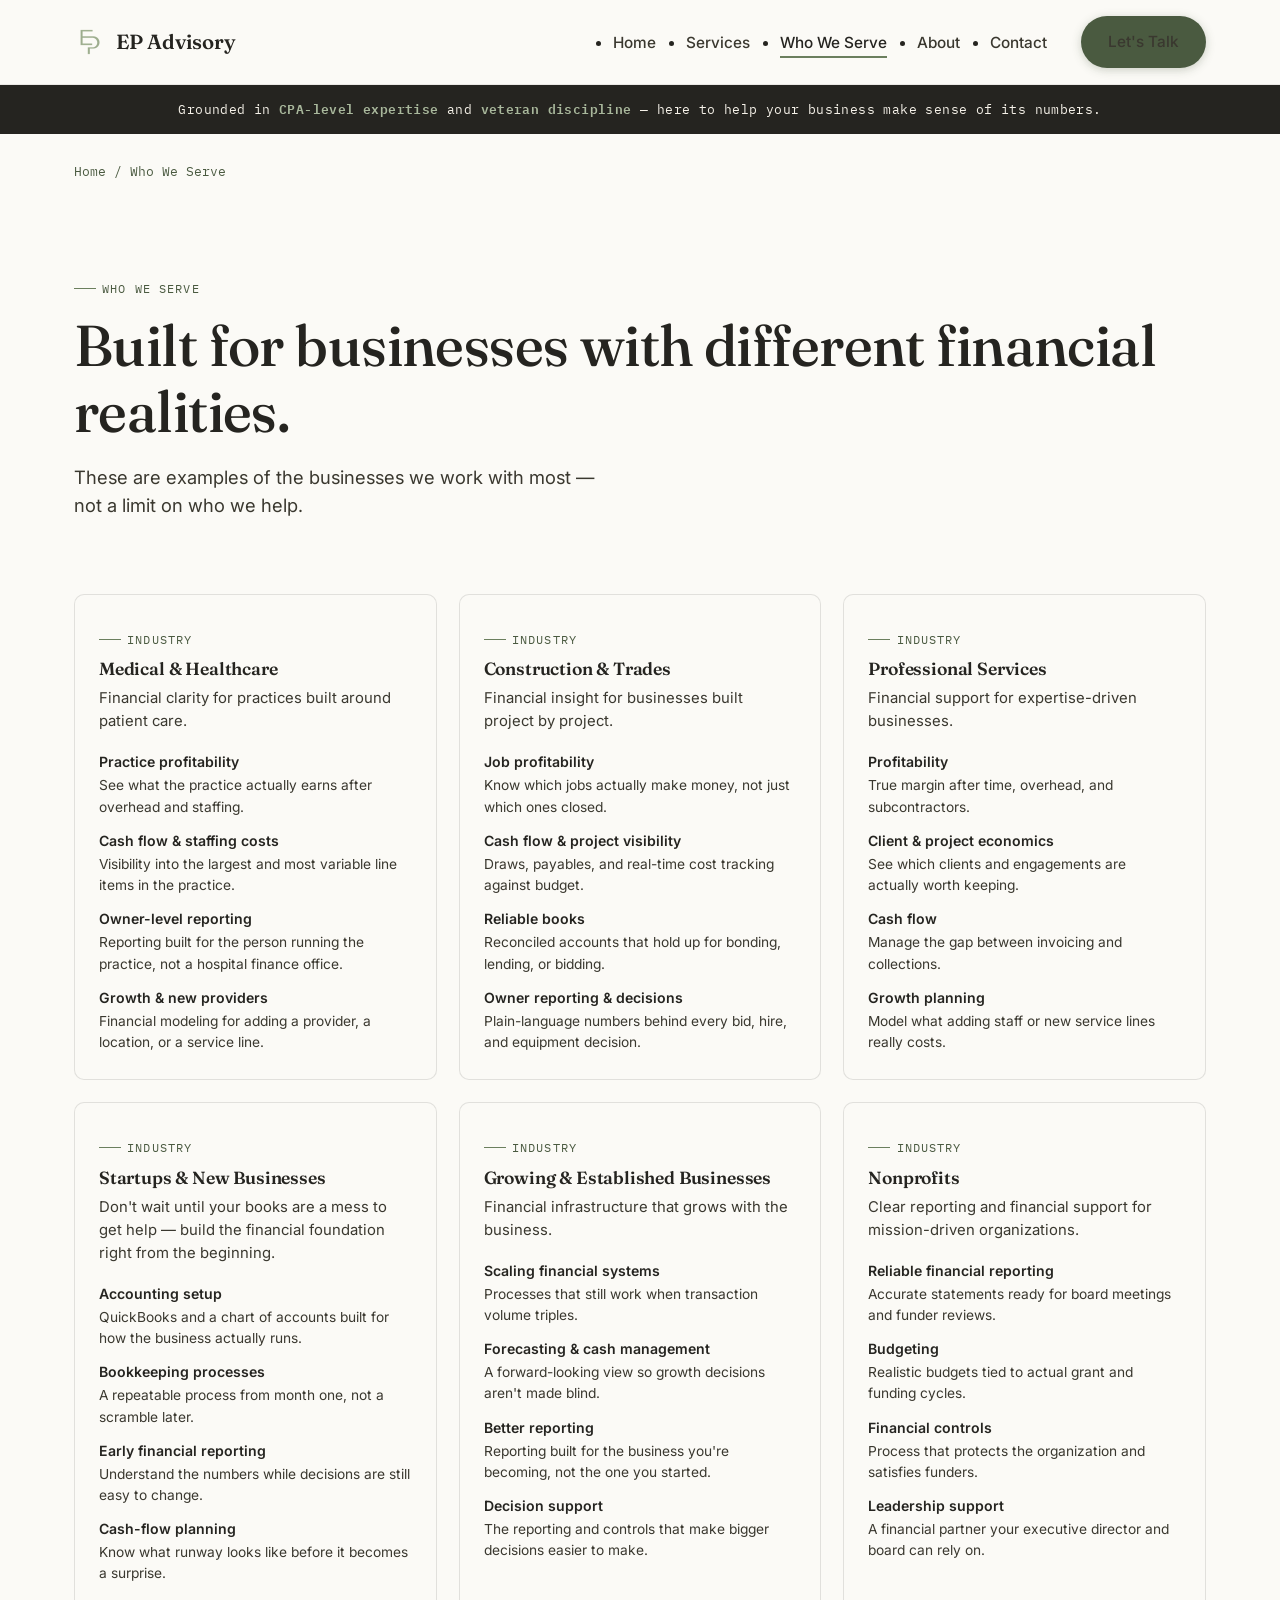
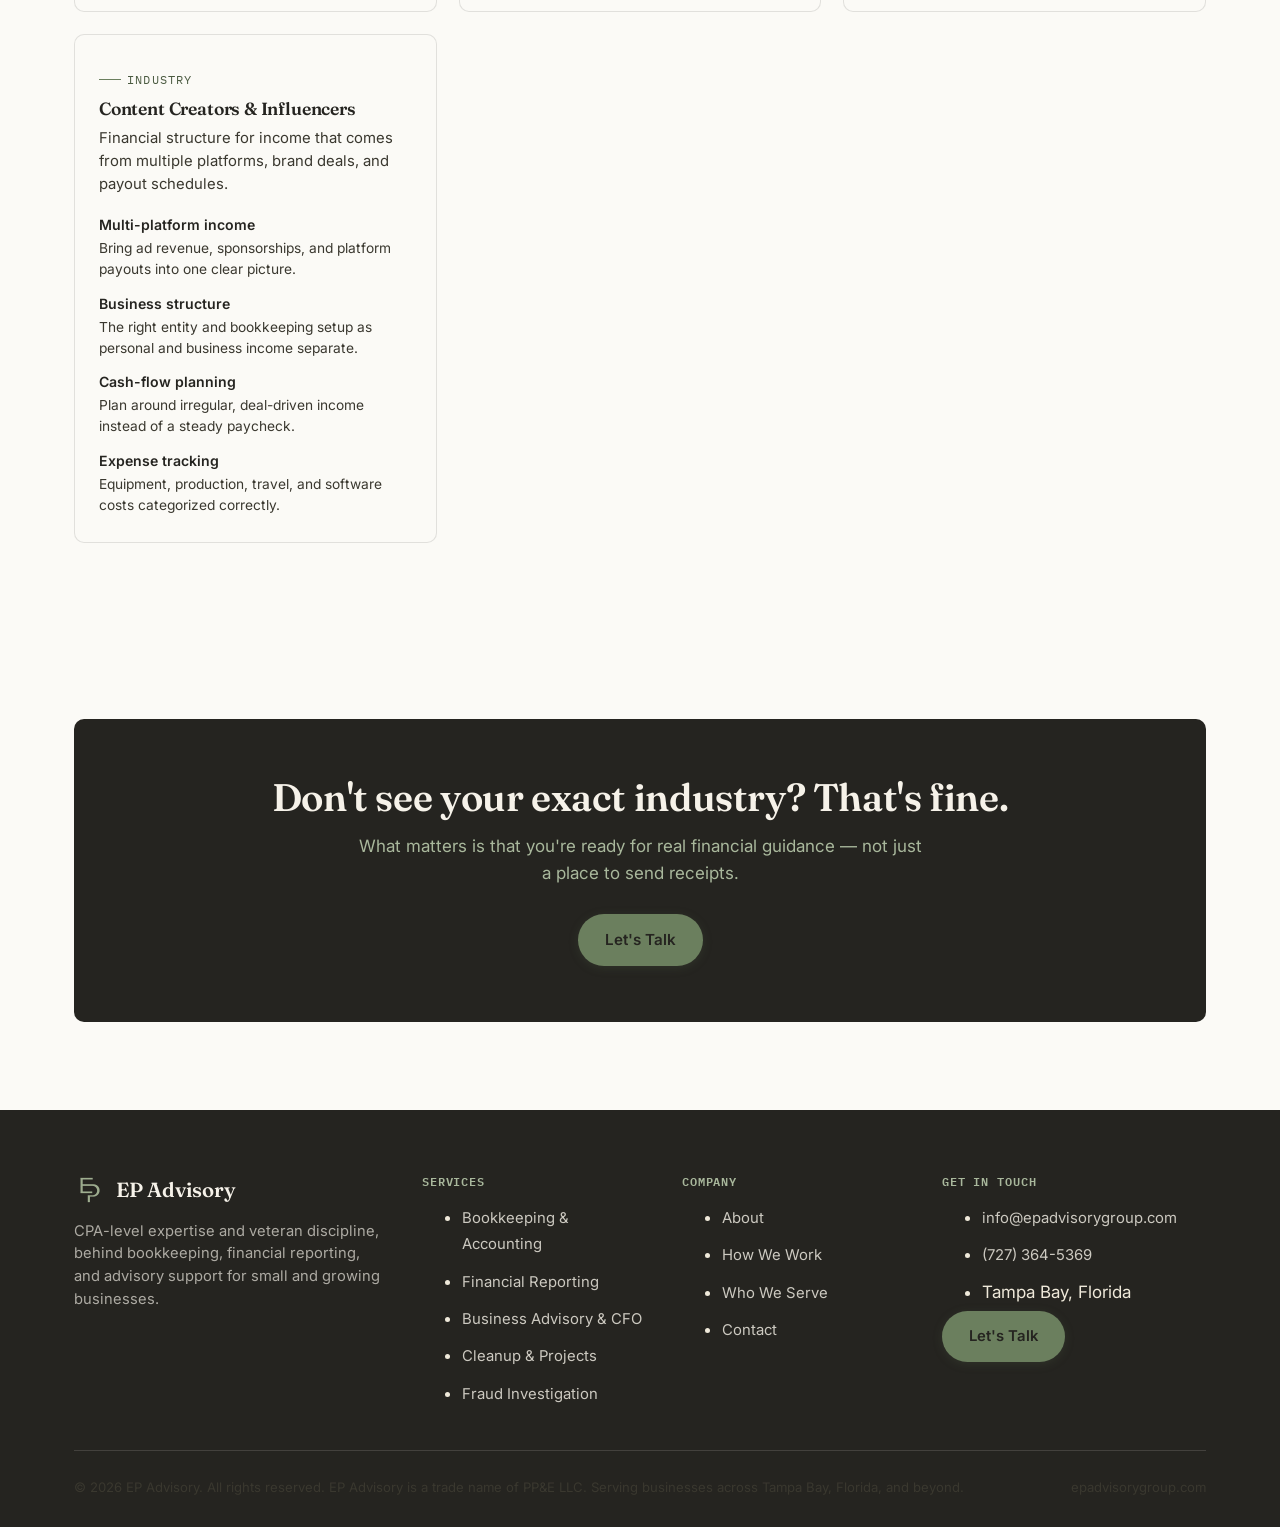
<file: who-we-serve.html>
<!DOCTYPE html>
<html lang="en">
<head>
<meta charset="UTF-8">
<meta name="viewport" content="width=device-width, initial-scale=1.0">
<title>Who We Serve | Medical, Construction, Startups &amp; More | EP Advisory</title>
<meta name="description" content="EP Advisory works with medical practices, construction and trades, professional services firms, startups, growing and established businesses, and nonprofits across Tampa Bay.">
<link rel="canonical" href="https://epadvisorygroup.com/who-we-serve.html">

<link rel="icon" href="/favicon.ico" sizes="any">
<link rel="icon" href="/favicon-32.png" type="image/png" sizes="32x32">
<link rel="apple-touch-icon" href="/apple-touch-icon.png">
<meta name="theme-color" content="#252420">

<meta property="og:type" content="website">
<meta property="og:title" content="Who We Serve | EP Advisory">
<meta property="og:description" content="Bookkeeping and advisory built for businesses with different financial realities — from startups to established companies.">
<meta property="og:url" content="https://epadvisorygroup.com/who-we-serve.html">
<meta property="og:image" content="https://epadvisorygroup.com/og-image.png">
<meta name="twitter:card" content="summary_large_image">

<link rel="preconnect" href="https://fonts.googleapis.com">
<link rel="preconnect" href="https://fonts.gstatic.com" crossorigin>
<link href="https://fonts.googleapis.com/css2?family=Fraunces:opsz,wght@9..144,400;9..144,500;9..144,600&family=Inter:wght@400;500;600;700&family=IBM+Plex+Mono:wght@400;500&display=swap" rel="stylesheet">
<link rel="stylesheet" href="styles.css">

<script type="application/ld+json">
{
  "@context": "https://schema.org",
  "@type": "BreadcrumbList",
  "itemListElement": [
    {"@type":"ListItem","position":1,"name":"Home","item":"https://epadvisorygroup.com/"},
    {"@type":"ListItem","position":2,"name":"Who We Serve","item":"https://epadvisorygroup.com/who-we-serve.html"}
  ]
}
</script>
</head>
<body>
<a class="skip-link" href="#main">Skip to main content</a>

<header class="site-header">
  <div class="header-inner">
    <a class="brand" href="index.html" aria-label="EP Advisory home">
      <img class="brand-mark" src="/logo-icon.png" alt="" width="32" height="32">
      EP Advisory
    </a>
    <nav class="main-nav" aria-label="Primary">
      <ul>
        <li><a href="index.html">Home</a></li>
        <li><a href="services.html">Services</a></li>
        <li><a href="who-we-serve.html" aria-current="page">Who We Serve</a></li>
        <li><a href="about.html">About</a></li>
        <li><a href="contact.html">Contact</a></li>
      </ul>
      <a class="btn btn-primary header-cta desktop-only" href="contact.html">Let's Talk</a>
    </nav>
    <button class="nav-toggle" aria-label="Open menu" aria-expanded="false" aria-controls="mobile-drawer">
      <svg viewBox="0 0 24 24" fill="none" stroke="currentColor" stroke-width="2" aria-hidden="true"><line x1="3" y1="6" x2="21" y2="6"/><line x1="3" y1="12" x2="21" y2="12"/><line x1="3" y1="18" x2="21" y2="18"/></svg>
    </button>
  </div>
</header>

<div class="mobile-drawer" id="mobile-drawer">
  <div class="mobile-drawer-top">
    <span class="brand"><img class="brand-mark" src="/logo-icon.png" alt="" width="32" height="32">EP Advisory</span>
    <button class="mobile-close" aria-label="Close menu"><svg viewBox="0 0 24 24" fill="none" stroke="currentColor" stroke-width="2" aria-hidden="true"><line x1="6" y1="6" x2="18" y2="18"/><line x1="6" y1="18" x2="18" y2="6"/></svg></button>
  </div>
  <nav aria-label="Mobile">
    <ul>
      <li><a href="index.html">Home</a></li>
      <li><a href="services.html">Services</a></li>
      <li><a href="who-we-serve.html">Who We Serve</a></li>
      <li><a href="about.html">About</a></li>
      <li><a href="contact.html">Contact</a></li>
    </ul>
  </nav>
  <a class="btn btn-primary" href="contact.html">Let's Talk</a>
</div>

<div class="trust-bar">
  <div class="container">
    <p>Grounded in <strong>CPA-level expertise</strong> and <strong>veteran discipline</strong> — here to help your business make sense of its numbers.</p>
  </div>
</div>

<main id="main">
  <div class="container breadcrumb"><a href="index.html">Home</a> / Who We Serve</div>

  <section style="padding-bottom: 24px;">
    <div class="container">
      <span class="eyebrow">Who we serve</span>
      <h1>Built for businesses with different financial realities.</h1>
      <p class="hero-lede" style="margin-top:18px;">These are examples of the businesses we work with most — not a limit on who we help.</p>
    </div>
  </section>

  <section style="padding-top:20px;">
    <div class="container">
      <div class="industry-grid">

        <div class="industry-card" id="medical">
          <span class="eyebrow">Industry</span>
          <h3>Medical &amp; Healthcare</h3>
          <p>Financial clarity for practices built around patient care.</p>
          <dl class="industry-points">
            <div><dt>Practice profitability</dt><dd>See what the practice actually earns after overhead and staffing.</dd></div>
            <div><dt>Cash flow &amp; staffing costs</dt><dd>Visibility into the largest and most variable line items in the practice.</dd></div>
            <div><dt>Owner-level reporting</dt><dd>Reporting built for the person running the practice, not a hospital finance office.</dd></div>
            <div><dt>Growth &amp; new providers</dt><dd>Financial modeling for adding a provider, a location, or a service line.</dd></div>
          </dl>
        </div>

        <div class="industry-card" id="construction">
          <span class="eyebrow">Industry</span>
          <h3>Construction &amp; Trades</h3>
          <p>Financial insight for businesses built project by project.</p>
          <dl class="industry-points">
            <div><dt>Job profitability</dt><dd>Know which jobs actually make money, not just which ones closed.</dd></div>
            <div><dt>Cash flow &amp; project visibility</dt><dd>Draws, payables, and real-time cost tracking against budget.</dd></div>
            <div><dt>Reliable books</dt><dd>Reconciled accounts that hold up for bonding, lending, or bidding.</dd></div>
            <div><dt>Owner reporting &amp; decisions</dt><dd>Plain-language numbers behind every bid, hire, and equipment decision.</dd></div>
          </dl>
        </div>

        <div class="industry-card" id="professional-services">
          <span class="eyebrow">Industry</span>
          <h3>Professional Services</h3>
          <p>Financial support for expertise-driven businesses.</p>
          <dl class="industry-points">
            <div><dt>Profitability</dt><dd>True margin after time, overhead, and subcontractors.</dd></div>
            <div><dt>Client &amp; project economics</dt><dd>See which clients and engagements are actually worth keeping.</dd></div>
            <div><dt>Cash flow</dt><dd>Manage the gap between invoicing and collections.</dd></div>
            <div><dt>Growth planning</dt><dd>Model what adding staff or new service lines really costs.</dd></div>
          </dl>
        </div>

        <div class="industry-card" id="startups">
          <span class="eyebrow">Industry</span>
          <h3>Startups &amp; New Businesses</h3>
          <p>Don't wait until your books are a mess to get help — build the financial foundation right from the beginning.</p>
          <dl class="industry-points">
            <div><dt>Accounting setup</dt><dd>QuickBooks and a chart of accounts built for how the business actually runs.</dd></div>
            <div><dt>Bookkeeping processes</dt><dd>A repeatable process from month one, not a scramble later.</dd></div>
            <div><dt>Early financial reporting</dt><dd>Understand the numbers while decisions are still easy to change.</dd></div>
            <div><dt>Cash-flow planning</dt><dd>Know what runway looks like before it becomes a surprise.</dd></div>
          </dl>
        </div>

        <div class="industry-card" id="growing-established">
          <span class="eyebrow">Industry</span>
          <h3>Growing &amp; Established Businesses</h3>
          <p>Financial infrastructure that grows with the business.</p>
          <dl class="industry-points">
            <div><dt>Scaling financial systems</dt><dd>Processes that still work when transaction volume triples.</dd></div>
            <div><dt>Forecasting &amp; cash management</dt><dd>A forward-looking view so growth decisions aren't made blind.</dd></div>
            <div><dt>Better reporting</dt><dd>Reporting built for the business you're becoming, not the one you started.</dd></div>
            <div><dt>Decision support</dt><dd>The reporting and controls that make bigger decisions easier to make.</dd></div>
          </dl>
        </div>

        <div class="industry-card" id="nonprofits">
          <span class="eyebrow">Industry</span>
          <h3>Nonprofits</h3>
          <p>Clear reporting and financial support for mission-driven organizations.</p>
          <dl class="industry-points">
            <div><dt>Reliable financial reporting</dt><dd>Accurate statements ready for board meetings and funder reviews.</dd></div>
            <div><dt>Budgeting</dt><dd>Realistic budgets tied to actual grant and funding cycles.</dd></div>
            <div><dt>Financial controls</dt><dd>Process that protects the organization and satisfies funders.</dd></div>
            <div><dt>Leadership support</dt><dd>A financial partner your executive director and board can rely on.</dd></div>
          </dl>
        </div>

        <div class="industry-card" id="creators">
          <span class="eyebrow">Industry</span>
          <h3>Content Creators &amp; Influencers</h3>
          <p>Financial structure for income that comes from multiple platforms, brand deals, and payout schedules.</p>
          <dl class="industry-points">
            <div><dt>Multi-platform income</dt><dd>Bring ad revenue, sponsorships, and platform payouts into one clear picture.</dd></div>
            <div><dt>Business structure</dt><dd>The right entity and bookkeeping setup as personal and business income separate.</dd></div>
            <div><dt>Cash-flow planning</dt><dd>Plan around irregular, deal-driven income instead of a steady paycheck.</dd></div>
            <div><dt>Expense tracking</dt><dd>Equipment, production, travel, and software costs categorized correctly.</dd></div>
          </dl>
        </div>

      </div>
    </div>
  </section>

  <section>
    <div class="container">
      <div class="cta-band">
        <h2>Don't see your exact industry? That's fine.</h2>
        <p>What matters is that you're ready for real financial guidance — not just a place to send receipts.</p>
        <div class="cta-actions">
          <a class="btn btn-primary" href="contact.html">Let's Talk</a>
        </div>
      </div>
    </div>
  </section>
</main>

<footer class="site-footer">
  <div class="container">
    <div class="footer-top">
      <div class="footer-brand">
        <span class="brand"><img class="brand-mark" src="/logo-icon.png" alt="" width="32" height="32">EP Advisory</span>
        <p>CPA-level expertise and veteran discipline, behind bookkeeping, financial reporting, and advisory support for small and growing businesses.</p>
      </div>
      <div class="footer-col">
        <h4>Services</h4>
        <ul>
          <li><a href="services.html#bookkeeping">Bookkeeping &amp; Accounting</a></li>
          <li><a href="services.html#reporting">Financial Reporting</a></li>
          <li><a href="services.html#advisory">Business Advisory &amp; CFO</a></li>
          <li><a href="services.html#cleanup">Cleanup &amp; Projects</a></li>
          <li><a href="services.html#fraud">Fraud Investigation</a></li>
        </ul>
      </div>
      <div class="footer-col">
        <h4>Company</h4>
        <ul>
          <li><a href="about.html">About</a></li>
          <li><a href="how-we-work.html">How We Work</a></li>
          <li><a href="who-we-serve.html">Who We Serve</a></li>
          <li><a href="contact.html">Contact</a></li>
        </ul>
      </div>
      <div class="footer-col">
        <h4>Get in Touch</h4>
        <ul>
          <li><a href="mailto:info@epadvisorygroup.com">info@epadvisorygroup.com</a></li>
          <li><a href="tel:+17273645369">(727) 364-5369</a></li>
          <li>Tampa Bay, Florida</li>
        </ul>
        <a class="btn btn-primary" href="contact.html">Let's Talk</a>
      </div>
    </div>
    <div class="footer-bottom">
      <p>&copy; 2026 EP Advisory. All rights reserved. EP Advisory is a trade name of PP&amp;E LLC. Serving businesses across Tampa Bay, Florida, and beyond.</p>
      <p>epadvisorygroup.com</p>
    </div>
  </div>
</footer>

<script src="script.js"></script>
</body>
</html>
</file>
<file: styles.css>
/* ============================================================
   EP ADVISORY — SHARED STYLESHEET
   Palette: sage green / cream / charcoal
   Type: Fraunces (display), Inter (body), IBM Plex Mono (data/labels)
   ============================================================ */

:root {
  /* Color tokens */
  --charcoal: #252420;
  --charcoal-soft: #3a382f;
  --sage: #6b7f5e;
  --sage-dark: #4a5a40;
  --sage-light: #a9b89c;
  --cream: #f6f2e9;
  --cream-warm: #efe9da;
  --white: #fbfaf6;
  --line: rgba(37, 36, 32, 0.12);
  --line-soft: rgba(37, 36, 32, 0.08);

  /* Type */
  --font-display: "Fraunces", Georgia, "Times New Roman", serif;
  --font-body: "Inter", -apple-system, BlinkMacSystemFont, "Segoe UI", sans-serif;
  --font-mono: "IBM Plex Mono", ui-monospace, "SFMono-Regular", Menlo, monospace;

  /* Scale */
  --radius: 10px;
  --radius-sm: 6px;
  --max-width: 1180px;
  --shadow-sm: 0 1px 2px rgba(37, 36, 32, 0.06);
  --shadow-md: 0 8px 24px rgba(37, 36, 32, 0.08);
  --ease: cubic-bezier(0.4, 0, 0.2, 1);
}

/* ---------- Reset ---------- */
*, *::before, *::after { box-sizing: border-box; }
html { scroll-behavior: smooth; }
@media (prefers-reduced-motion: reduce) {
  html { scroll-behavior: auto; }
  *, *::before, *::after { animation-duration: 0.01ms !important; animation-iteration-count: 1 !important; transition-duration: 0.01ms !important; scroll-behavior: auto !important; }
}
body, h1, h2, h3, h4, p, figure, blockquote, dl, dd, ul, ol { margin: 0; }
ul[class], ol[class] { padding: 0; list-style: none; }
img, picture, svg { display: block; max-width: 100%; }
input, button, textarea, select { font: inherit; color: inherit; }
button { cursor: pointer; }
a { color: inherit; text-decoration: none; }

body {
  font-family: var(--font-body);
  background: var(--white);
  color: var(--charcoal);
  line-height: 1.55;
  -webkit-font-smoothing: antialiased;
  font-size: 17px;
}

h1, h2, h3, h4 {
  font-family: var(--font-display);
  font-weight: 600;
  color: var(--charcoal);
  line-height: 1.15;
  letter-spacing: -0.01em;
}

h1 { font-size: clamp(2.4rem, 5vw, 3.6rem); font-weight: 500; }
h2 { font-size: clamp(1.7rem, 3.2vw, 2.4rem); }
h3 { font-size: 1.25rem; }

p { color: var(--charcoal-soft); }

.eyebrow {
  font-family: var(--font-mono);
  font-size: 0.78rem;
  letter-spacing: 0.09em;
  text-transform: uppercase;
  color: var(--sage-dark);
  display: inline-flex;
  align-items: center;
  gap: 0.5em;
  margin-bottom: 0.9rem;
}
.eyebrow::before {
  content: "";
  width: 22px;
  height: 1px;
  background: var(--sage);
  display: inline-block;
}

.container {
  max-width: var(--max-width);
  margin: 0 auto;
  padding: 0 24px;
}

section { padding: 88px 0; }
@media (max-width: 720px) { section { padding: 56px 0; } }

/* Visually-hidden but accessible */
.sr-only {
  position: absolute; width: 1px; height: 1px; padding: 0; margin: -1px;
  overflow: hidden; clip: rect(0,0,0,0); white-space: nowrap; border: 0;
}

/* Skip link */
.skip-link {
  position: absolute; left: -999px; top: 0; background: var(--charcoal); color: var(--cream);
  padding: 12px 20px; z-index: 1000; border-radius: 0 0 8px 0;
}
.skip-link:focus { left: 0; }

/* Focus states */
a:focus-visible, button:focus-visible, input:focus-visible, textarea:focus-visible, select:focus-visible {
  outline: 2px solid var(--sage-dark);
  outline-offset: 3px;
  border-radius: 4px;
}

/* ---------- Buttons ---------- */
.btn {
  display: inline-flex;
  align-items: center;
  gap: 8px;
  font-family: var(--font-body);
  font-weight: 600;
  font-size: 0.95rem;
  padding: 13px 26px;
  border-radius: 999px;
  border: 1px solid transparent;
  transition: transform 0.18s var(--ease), background 0.18s var(--ease), border-color 0.18s var(--ease), color 0.18s var(--ease);
  white-space: nowrap;
}
.btn-primary { background: var(--sage-dark); color: var(--white); box-shadow: 0 2px 10px rgba(74, 90, 64, 0.28); }
.btn-primary:hover { background: var(--sage); box-shadow: 0 4px 14px rgba(74, 90, 64, 0.36); transform: translateY(-1px); }
.btn-secondary { background: transparent; color: var(--charcoal); border-color: var(--line); }
.btn-secondary:hover { border-color: var(--charcoal); transform: translateY(-1px); }
.btn-ghost { background: transparent; color: var(--sage-dark); padding: 13px 4px; }
.btn-ghost:hover { color: var(--charcoal); }
.btn-ghost::after { content: "→"; margin-left: 2px; transition: transform 0.18s var(--ease); }
.btn-ghost:hover::after { transform: translateX(3px); }

/* ---------- Header ---------- */
.site-header {
  position: sticky;
  top: 0;
  z-index: 100;
  background: rgba(251, 250, 246, 0.92);
  backdrop-filter: saturate(140%) blur(10px);
  border-bottom: 1px solid var(--line-soft);
}
.header-inner {
  display: flex;
  align-items: center;
  justify-content: space-between;
  padding: 16px 24px;
  max-width: var(--max-width);
  margin: 0 auto;
}
.brand {
  display: flex;
  align-items: center;
  gap: 10px;
  font-family: var(--font-display);
  font-size: 1.28rem;
  font-weight: 600;
  color: var(--charcoal);
}
.brand-mark {
  width: 32px; height: 32px;
  flex-shrink: 0;
  object-fit: contain;
}

.main-nav { display: flex; align-items: center; gap: 34px; }
.main-nav ul { display: flex; gap: 30px; }
.main-nav a {
  font-size: 0.96rem; font-weight: 500; color: var(--charcoal-soft);
  transition: color 0.18s var(--ease);
  position: relative;
}
.main-nav a:hover, .main-nav a[aria-current="page"] { color: var(--charcoal); }
.main-nav a[aria-current="page"]::after {
  content: ""; position: absolute; left: 0; right: 0; bottom: -6px; height: 2px; background: var(--sage);
}
.nav-toggle { display: none; }

@media (max-width: 880px) {
  .main-nav ul { display: none; }
  .nav-toggle {
    display: inline-flex; align-items: center; justify-content: center;
    width: 42px; height: 42px; border-radius: 8px; border: 1px solid var(--line);
    background: transparent;
  }
  .nav-toggle svg { width: 20px; height: 20px; }
  .header-cta.desktop-only { display: none; }
  .mobile-drawer {
    position: fixed; inset: 0; background: var(--white); z-index: 200;
    display: flex; flex-direction: column; padding: 20px 24px 40px;
    transform: translateX(100%); transition: transform 0.28s var(--ease);
  }
  .mobile-drawer.open { transform: translateX(0); }
  .mobile-drawer-top { display: flex; justify-content: space-between; align-items: center; margin-bottom: 40px; }
  .mobile-drawer nav ul { display: flex; flex-direction: column; gap: 4px; }
  .mobile-drawer nav a { display: block; padding: 16px 4px; font-size: 1.25rem; font-family: var(--font-display); border-bottom: 1px solid var(--line-soft); }
  .mobile-drawer .btn-primary { margin-top: 28px; width: 100%; justify-content: center; }
  .mobile-close { width: 42px; height: 42px; border-radius: 8px; border: 1px solid var(--line); background: transparent; display: flex; align-items: center; justify-content: center; }
}
@media (min-width: 881px) { .mobile-drawer, .mobile-close { display: none; } }

/* ---------- Breadcrumb ---------- */
.breadcrumb {
  font-family: var(--font-mono);
  font-size: 0.8rem;
  color: var(--sage-dark);
  padding-top: 28px;
}
.breadcrumb a { color: var(--sage-dark); }
.breadcrumb a:hover { color: var(--charcoal); }

/* ---------- Trust bar ---------- */
.trust-bar {
  background: var(--charcoal);
  color: var(--cream);
}
.trust-bar .container {
  display: flex; flex-wrap: wrap; align-items: center; justify-content: center;
  gap: 10px 28px;
  padding-top: 14px; padding-bottom: 14px;
  text-align: center;
}
.trust-bar p {
  color: var(--cream);
  font-family: var(--font-mono);
  font-size: 0.82rem;
  letter-spacing: 0.03em;
  margin: 0;
}
.trust-bar strong { color: var(--sage-light); font-weight: 600; }
.trust-dot { color: var(--sage-light); opacity: 0.6; }

/* ---------- Hero ---------- */
.hero { padding: 72px 0 64px; overflow: hidden; }
.hero-grid {
  display: grid; grid-template-columns: 1.05fr 0.95fr; gap: 56px; align-items: center;
}
@media (max-width: 940px) { .hero-grid { grid-template-columns: 1fr; gap: 40px; } }

.hero h1 { margin-bottom: 22px; }
.hero h1 em { font-style: italic; color: var(--sage-dark); }
.hero-lede { font-size: 1.15rem; max-width: 46ch; margin-bottom: 30px; }
.hero-tags { display: flex; flex-wrap: wrap; gap: 10px; margin-bottom: 34px; }
.hero-tags span {
  font-family: var(--font-mono); font-size: 0.78rem; letter-spacing: 0.03em;
  border: 1px solid var(--line); border-radius: 999px; padding: 7px 14px; color: var(--charcoal-soft);
}
.hero-actions { display: flex; flex-wrap: wrap; gap: 16px; align-items: center; }

.hero-visual { position: relative; }
.hero-visual svg { width: 100%; height: auto; }

/* ---------- Section headers ---------- */
.section-head { max-width: 640px; margin-bottom: 48px; }
.section-head.center { margin-left: auto; margin-right: auto; text-align: center; }
.section-head p { font-size: 1.05rem; }

/* ---------- Journey (Start / Grow / Scale) ---------- */
.journey-band { background: var(--cream); }
.journey-grid { display: grid; grid-template-columns: repeat(3, 1fr); gap: 1px; background: var(--line); border: 1px solid var(--line); border-radius: var(--radius); overflow: hidden; }
@media (max-width: 780px) { .journey-grid { grid-template-columns: 1fr; } }
.journey-card {
  background: var(--white); padding: 36px 32px; position: relative;
}
.journey-card .stage-label {
  font-family: var(--font-mono); font-size: 0.78rem; letter-spacing: 0.08em; text-transform: uppercase;
  color: var(--sage-dark); display: block; margin-bottom: 14px;
}
.journey-card h3 { margin-bottom: 10px; }
.journey-card p { font-size: 0.95rem; margin-bottom: 16px; }
.journey-card .stage-tags { font-family: var(--font-mono); font-size: 0.78rem; color: var(--charcoal-soft); opacity: 0.8; line-height: 1.6; }
.journey-card .stage-arrow { position: absolute; right: -1px; top: 50%; transform: translate(50%, -50%); width: 26px; height: 26px; background: var(--white); border: 1px solid var(--line); border-radius: 50%; display: flex; align-items: center; justify-content: center; font-size: 0.85rem; z-index: 2; color: var(--sage-dark); }
@media (max-width: 780px) { .journey-card .stage-arrow { display: none; } }

/* ---------- Books Should Tell You Something ---------- */
.clarity-section { }
.clarity-flow {
  display: grid; grid-template-columns: repeat(4, 1fr); gap: 20px; margin-top: 8px;
}
@media (max-width: 900px) { .clarity-flow { grid-template-columns: 1fr 1fr; } }
@media (max-width: 560px) { .clarity-flow { grid-template-columns: 1fr; } }
.clarity-step {
  background: var(--white); border: 1px solid var(--line); border-radius: var(--radius);
  padding: 28px 22px; position: relative;
}
.clarity-step .step-index { font-family: var(--font-mono); font-size: 0.78rem; color: var(--sage-dark); margin-bottom: 14px; display: block; }
.clarity-step h3 { font-size: 1.08rem; margin-bottom: 8px; }
.clarity-step p { font-size: 0.92rem; }
.clarity-connector {
  display: none;
}
@media (min-width: 901px) {
  .clarity-flow { position: relative; }
  .clarity-step:not(:last-child)::after {
    content: "→"; position: absolute; right: -22px; top: 32px; color: var(--sage); font-size: 1rem;
  }
}
.clarity-outcome {
  margin-top: 40px; background: var(--charcoal); color: var(--cream); border-radius: var(--radius);
  padding: 36px 40px; display: flex; align-items: center; justify-content: space-between; gap: 24px; flex-wrap: wrap;
}
.clarity-outcome p { color: var(--cream); font-size: 1.05rem; max-width: 52ch; margin: 0; }
.clarity-outcome strong { color: var(--sage-light); }

/* ---------- Services grid (home teaser) ---------- */
.services-grid { display: grid; grid-template-columns: repeat(4, 1fr); gap: 22px; }
@media (max-width: 980px) { .services-grid { grid-template-columns: 1fr 1fr; } }
@media (max-width: 560px) { .services-grid { grid-template-columns: 1fr; } }
.service-card {
  border: 1px solid var(--line); border-radius: var(--radius); padding: 28px 24px;
  transition: border-color 0.2s var(--ease), transform 0.2s var(--ease), box-shadow 0.2s var(--ease);
  background: var(--white);
}
.service-card:hover { border-color: var(--sage); transform: translateY(-3px); box-shadow: var(--shadow-md); }
.service-card .num { font-family: var(--font-mono); font-size: 0.78rem; color: var(--sage-dark); }
.service-card h3 { margin: 14px 0 8px; font-size: 1.12rem; }
.service-card p { font-size: 0.93rem; margin-bottom: 16px; }

/* ---------- Human positioning section ---------- */
.human-section { background: var(--cream); }
.human-grid { display: grid; grid-template-columns: 1fr 1fr; gap: 60px; align-items: start; }
@media (max-width: 880px) { .human-grid { grid-template-columns: 1fr; gap: 32px; } }
.human-list { display: grid; gap: 22px; }
.human-list li { display: flex; gap: 14px; align-items: flex-start; }
.human-list .dot { width: 8px; height: 8px; border-radius: 50%; background: var(--sage); margin-top: 9px; flex-shrink: 0; }
.human-list p { margin: 0; font-size: 0.98rem; }

/* ---------- Who we serve grid ---------- */
.industry-grid { display: grid; grid-template-columns: repeat(3, 1fr); gap: 22px; }
@media (max-width: 940px) { .industry-grid { grid-template-columns: 1fr 1fr; } }
@media (max-width: 620px) { .industry-grid { grid-template-columns: 1fr; } }
.industry-card { border: 1px solid var(--line); border-radius: var(--radius); padding: 26px 24px; background: var(--white); }
.industry-card .eyebrow { margin-bottom: 10px; }
.industry-card h3 { margin-bottom: 8px; font-size: 1.1rem; }
.industry-card > p { font-size: 0.93rem; margin-bottom: 18px; }
.industry-points { display: grid; gap: 12px; }
.industry-points dt { font-weight: 600; font-size: 0.88rem; color: var(--charcoal); }
.industry-points dd { font-size: 0.86rem; margin: 2px 0 0; color: var(--charcoal-soft); }

/* ---------- Process (How We Work) ---------- */
.process-list { display: grid; gap: 0; border-top: 1px solid var(--line); }
.process-row {
  display: grid; grid-template-columns: 90px 1fr; gap: 24px; padding: 30px 0; border-bottom: 1px solid var(--line);
}
.process-row .step-num { font-family: var(--font-mono); font-size: 1rem; color: var(--sage-dark); padding-top: 4px; }
.process-row h3 { margin-bottom: 8px; }
.process-row p { max-width: 60ch; }

/* ---------- Values / pillars (Design psychology cards) ---------- */
.pillars-grid { display: grid; grid-template-columns: repeat(3, 1fr); gap: 22px; }
@media (max-width: 780px) { .pillars-grid { grid-template-columns: 1fr; } }
.pillar-card { text-align: center; padding: 8px; }
.pillar-card .pillar-icon {
  width: 52px; height: 52px; border-radius: 50%; background: var(--cream); display: flex; align-items: center;
  justify-content: center; margin: 0 auto 16px; color: var(--sage-dark); font-family: var(--font-mono); font-size: 1.05rem;
}
.pillar-card h3 { margin-bottom: 8px; font-size: 1.05rem; }
.pillar-card p { font-size: 0.92rem; }

/* ---------- Service detail page ---------- */
.service-detail {
  border-top: 1px solid var(--line); padding: 64px 0;
}
.service-detail:first-of-type { border-top: none; }
.service-detail-head { display: grid; grid-template-columns: 120px 1fr; gap: 28px; margin-bottom: 36px; }
@media (max-width: 700px) { .service-detail-head { grid-template-columns: 1fr; gap: 10px; } }
.service-detail-head .label { font-family: var(--font-mono); font-size: 0.85rem; color: var(--sage-dark); }
.service-detail-columns { display: grid; grid-template-columns: repeat(2, 1fr); gap: 40px; margin-bottom: 32px; }
@media (max-width: 780px) { .service-detail-columns { grid-template-columns: 1fr; } }
.service-detail-columns h4 { font-family: var(--font-mono); font-size: 0.8rem; text-transform: uppercase; letter-spacing: 0.06em; color: var(--sage-dark); margin-bottom: 10px; }
.service-detail-columns p { font-size: 0.98rem; }
.service-lists { display: grid; grid-template-columns: repeat(2, 1fr); gap: 40px; }
@media (max-width: 780px) { .service-lists { grid-template-columns: 1fr; } }
.service-lists h4 { font-family: var(--font-mono); font-size: 0.8rem; text-transform: uppercase; letter-spacing: 0.06em; color: var(--sage-dark); margin-bottom: 14px; }
.service-lists ul { display: grid; gap: 10px; }
.service-lists li { font-size: 0.94rem; padding-left: 20px; position: relative; color: var(--charcoal-soft); }
.service-lists li::before { content: "—"; position: absolute; left: 0; color: var(--sage); }
.service-fraud { background: var(--cream); border-radius: var(--radius); padding: 40px; }
.service-note { font-size: 0.86rem; color: var(--charcoal-soft); margin-top: 14px; font-style: italic; }

/* ---------- CTA band ---------- */
.cta-band {
  background: var(--charcoal); color: var(--cream); border-radius: var(--radius);
  padding: 56px 48px; text-align: center; margin: 0 auto;
}
.cta-band h2 { color: var(--cream); margin-bottom: 14px; }
.cta-band p { color: var(--sage-light); max-width: 52ch; margin: 0 auto 28px; }
.cta-band .btn-primary { background: var(--sage); color: var(--charcoal); }
.cta-band .btn-primary:hover { background: var(--sage-light); }
.cta-band .btn-secondary { border-color: rgba(246,242,233,0.3); color: var(--cream); }
.cta-band .btn-secondary:hover { border-color: var(--cream); }
.cta-actions { display: flex; gap: 16px; justify-content: center; flex-wrap: wrap; }

/* ---------- About page ---------- */
.about-lede { font-size: 1.2rem; max-width: 62ch; }
.credential-tags { display: flex; flex-wrap: wrap; gap: 10px; margin-top: 26px; }
.credential-tags span {
  font-family: var(--font-mono); font-size: 0.8rem; border: 1px solid var(--line); border-radius: 999px;
  padding: 8px 16px; color: var(--charcoal-soft);
}
.disclosure-box { background: var(--cream); border-radius: var(--radius); padding: 32px 36px; }
.disclosure-box p { font-size: 0.98rem; }

/* ---------- Contact page ---------- */
.contact-grid { display: grid; grid-template-columns: 0.85fr 1.15fr; gap: 56px; align-items: start; }
@media (max-width: 920px) { .contact-grid { grid-template-columns: 1fr; } }
.contact-info h2 { margin-bottom: 14px; }
.contact-facts { margin-top: 30px; display: grid; gap: 20px; }
.contact-fact dt { font-family: var(--font-mono); font-size: 0.78rem; text-transform: uppercase; letter-spacing: 0.06em; color: var(--sage-dark); margin-bottom: 4px; }
.contact-fact dd { margin: 0; font-size: 1rem; }
.contact-fact a { color: var(--charcoal); border-bottom: 1px solid var(--sage); }
.contact-fact a:hover { color: var(--sage-dark); }

.form-card { background: var(--cream); border-radius: var(--radius); padding: 36px; }
.form-grid { display: grid; grid-template-columns: 1fr 1fr; gap: 18px; }
@media (max-width: 560px) { .form-grid { grid-template-columns: 1fr; } }
.form-field { display: flex; flex-direction: column; gap: 6px; margin-bottom: 18px; }
.form-field.full { grid-column: 1 / -1; }
.form-field label { font-size: 0.86rem; font-weight: 600; color: var(--charcoal); }
.form-field .optional { font-weight: 400; color: var(--charcoal-soft); font-style: italic; }
.form-field input, .form-field select, .form-field textarea {
  background: var(--white); border: 1px solid var(--line); border-radius: var(--radius-sm);
  padding: 12px 14px; font-size: 0.96rem; width: 100%;
}
.form-field textarea { resize: vertical; min-height: 100px; }
.form-field input:focus, .form-field select:focus, .form-field textarea:focus { border-color: var(--sage); }
.form-note { font-size: 0.82rem; color: var(--charcoal-soft); margin-top: 14px; }
.form-success {
  display: none; background: var(--white); border: 1px solid var(--sage); border-radius: var(--radius);
  padding: 28px; text-align: center;
}
.form-success.show { display: block; }
.form-success h3 { margin-bottom: 8px; }

/* ---------- Footer ---------- */
.site-footer { background: var(--charcoal); color: var(--cream-warm); padding: 64px 0 30px; }
.footer-top {
  display: grid; grid-template-columns: 1.4fr 1fr 1fr 1.2fr; gap: 40px; padding-bottom: 44px;
  border-bottom: 1px solid rgba(246,242,233,0.14);
}
@media (max-width: 820px) { .footer-top { grid-template-columns: 1fr 1fr; row-gap: 32px; } }
@media (max-width: 520px) { .footer-top { grid-template-columns: 1fr; } }
.footer-brand .brand { color: var(--cream); }
.footer-brand p { color: rgba(246,242,233,0.65); margin-top: 14px; font-size: 0.92rem; max-width: 34ch; }
.footer-col h4 { font-family: var(--font-mono); font-size: 0.78rem; text-transform: uppercase; letter-spacing: 0.07em; color: var(--sage-light); margin-bottom: 16px; }
.footer-col ul { display: grid; gap: 11px; }
.footer-col a { color: rgba(246,242,233,0.8); font-size: 0.93rem; }
.footer-col a:hover { color: var(--cream); }
.footer-col .btn-primary { background: var(--sage); color: var(--charcoal); margin-top: 6px; }
.footer-col .btn-primary:hover { background: var(--sage-light); }
.footer-bottom {
  display: flex; justify-content: space-between; align-items: center; flex-wrap: wrap; gap: 10px;
  padding-top: 26px; font-size: 0.82rem; color: rgba(246,242,233,0.55);
}
.footer-bottom a { color: rgba(246,242,233,0.55); }
.footer-bottom a:hover { color: var(--cream); }

/* ---------- Utility ---------- */
.mt-0 { margin-top: 0; }
.text-center { text-align: center; }

/* ---------- Partner bios (About page) ---------- */
.partners-grid { display: grid; grid-template-columns: repeat(3, 1fr); gap: 22px; }
@media (max-width: 780px) { .partners-grid { grid-template-columns: 1fr; } }
.partner-card {
  border: 1px solid var(--line); border-radius: var(--radius); overflow: hidden; background: var(--white);
  transition: border-color 0.2s var(--ease), transform 0.2s var(--ease), box-shadow 0.2s var(--ease);
}
.partner-card:hover { border-color: var(--sage); transform: translateY(-3px); box-shadow: var(--shadow-md); }
.partner-photo { width: 100%; aspect-ratio: 1 / 1; object-fit: cover; display: block; }
.partner-body { padding: 24px 22px 28px; }
.partner-body h3 { font-size: 1.15rem; margin-bottom: 4px; }
.partner-role {
  font-family: var(--font-mono); font-size: 0.76rem; text-transform: uppercase; letter-spacing: 0.06em;
  color: var(--sage-dark); display: block; margin-bottom: 14px;
}
.partner-tags { display: flex; flex-wrap: wrap; gap: 8px; margin-bottom: 16px; }
.partner-tags span {
  font-family: var(--font-mono); font-size: 0.68rem; border: 1px solid var(--line); border-radius: 999px;
  padding: 5px 12px; color: var(--charcoal-soft);
}
.partner-bio-short p { font-size: 0.92rem; }
.partner-bio-full { display: none; }
.partner-bio-full.open { display: block; }
.partner-bio-full p { font-size: 0.92rem; margin-bottom: 12px; }
.partner-bio-full p:last-child { margin-bottom: 0; }
.partner-toggle {
  margin-top: 14px; background: none; border: none; padding: 0; cursor: pointer;
  font-family: var(--font-mono); font-size: 0.78rem; color: var(--sage-dark); display: inline-block;
}
.partner-toggle:hover { color: var(--charcoal); }
.partner-quote {
  font-family: var(--font-display); font-style: italic; font-size: 0.92rem; color: var(--charcoal);
  margin-top: 16px; padding-top: 14px; border-top: 1px solid var(--line);
}
</file>
